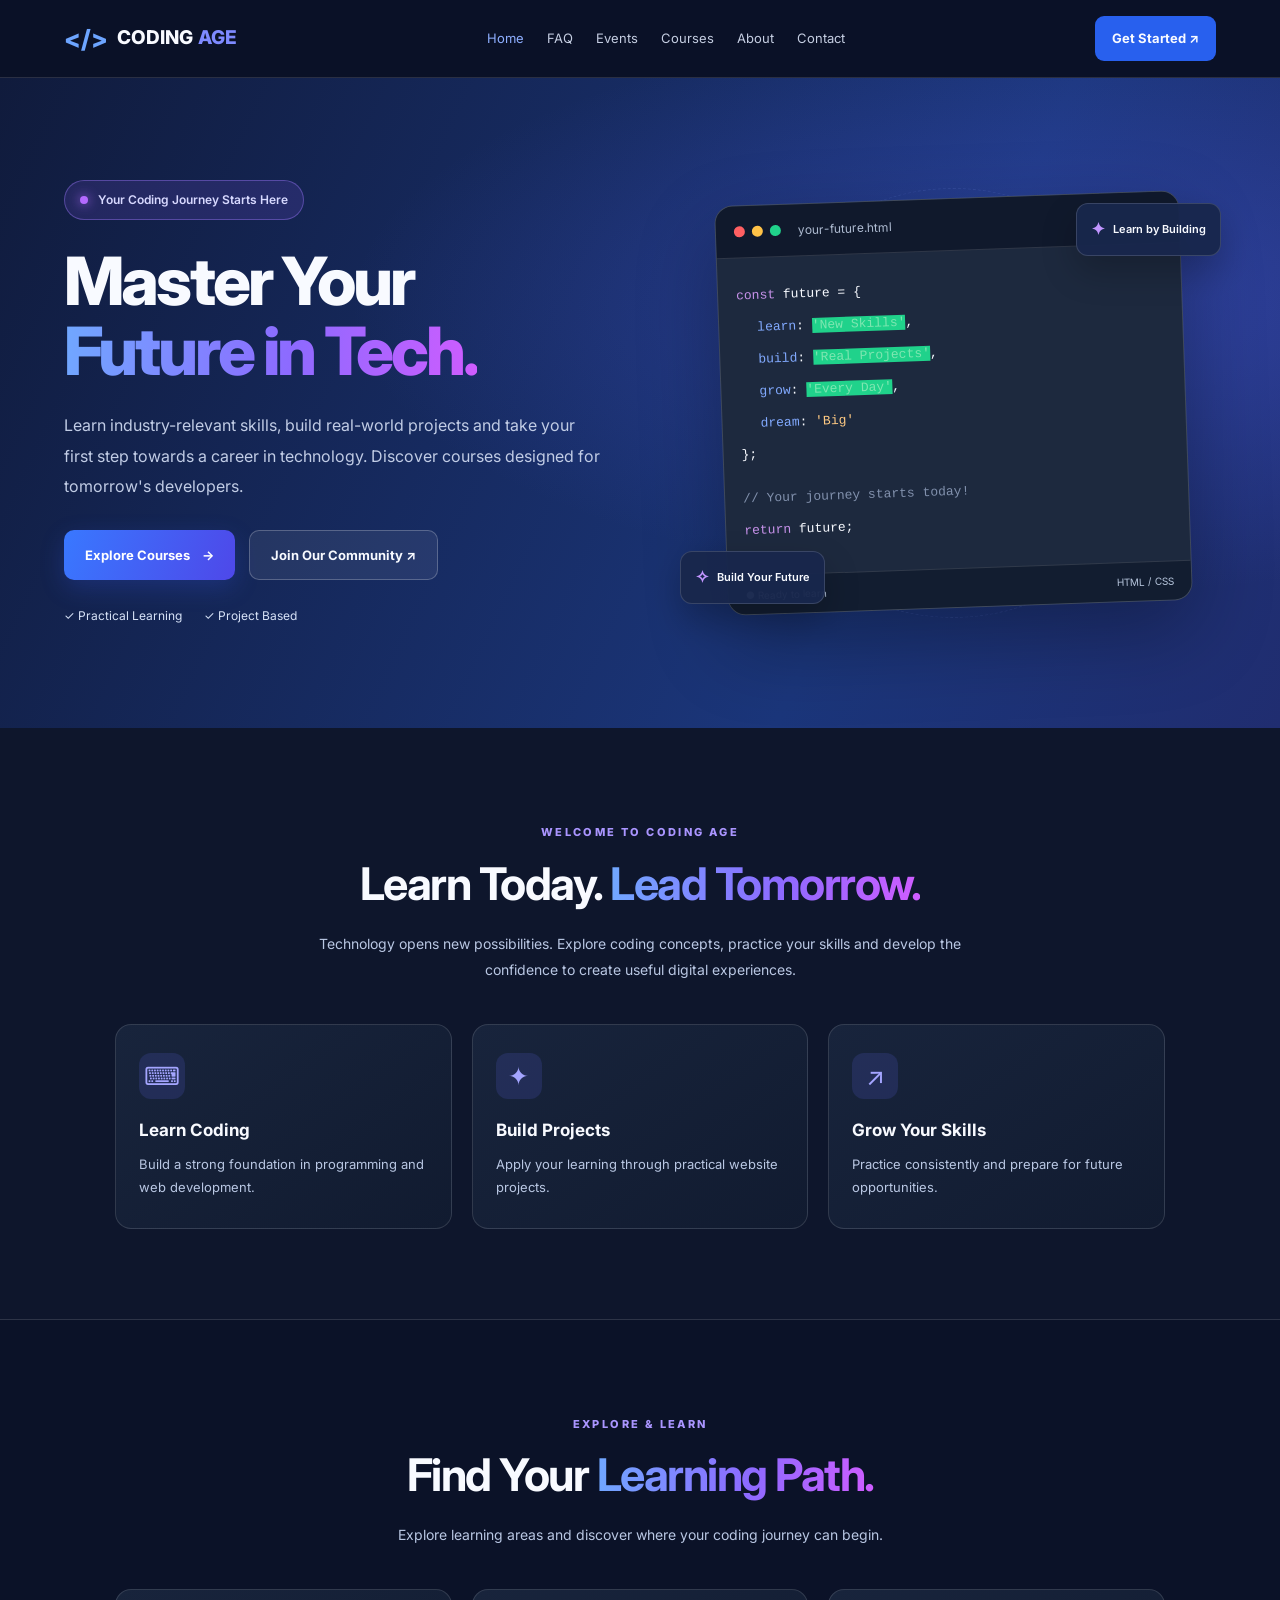
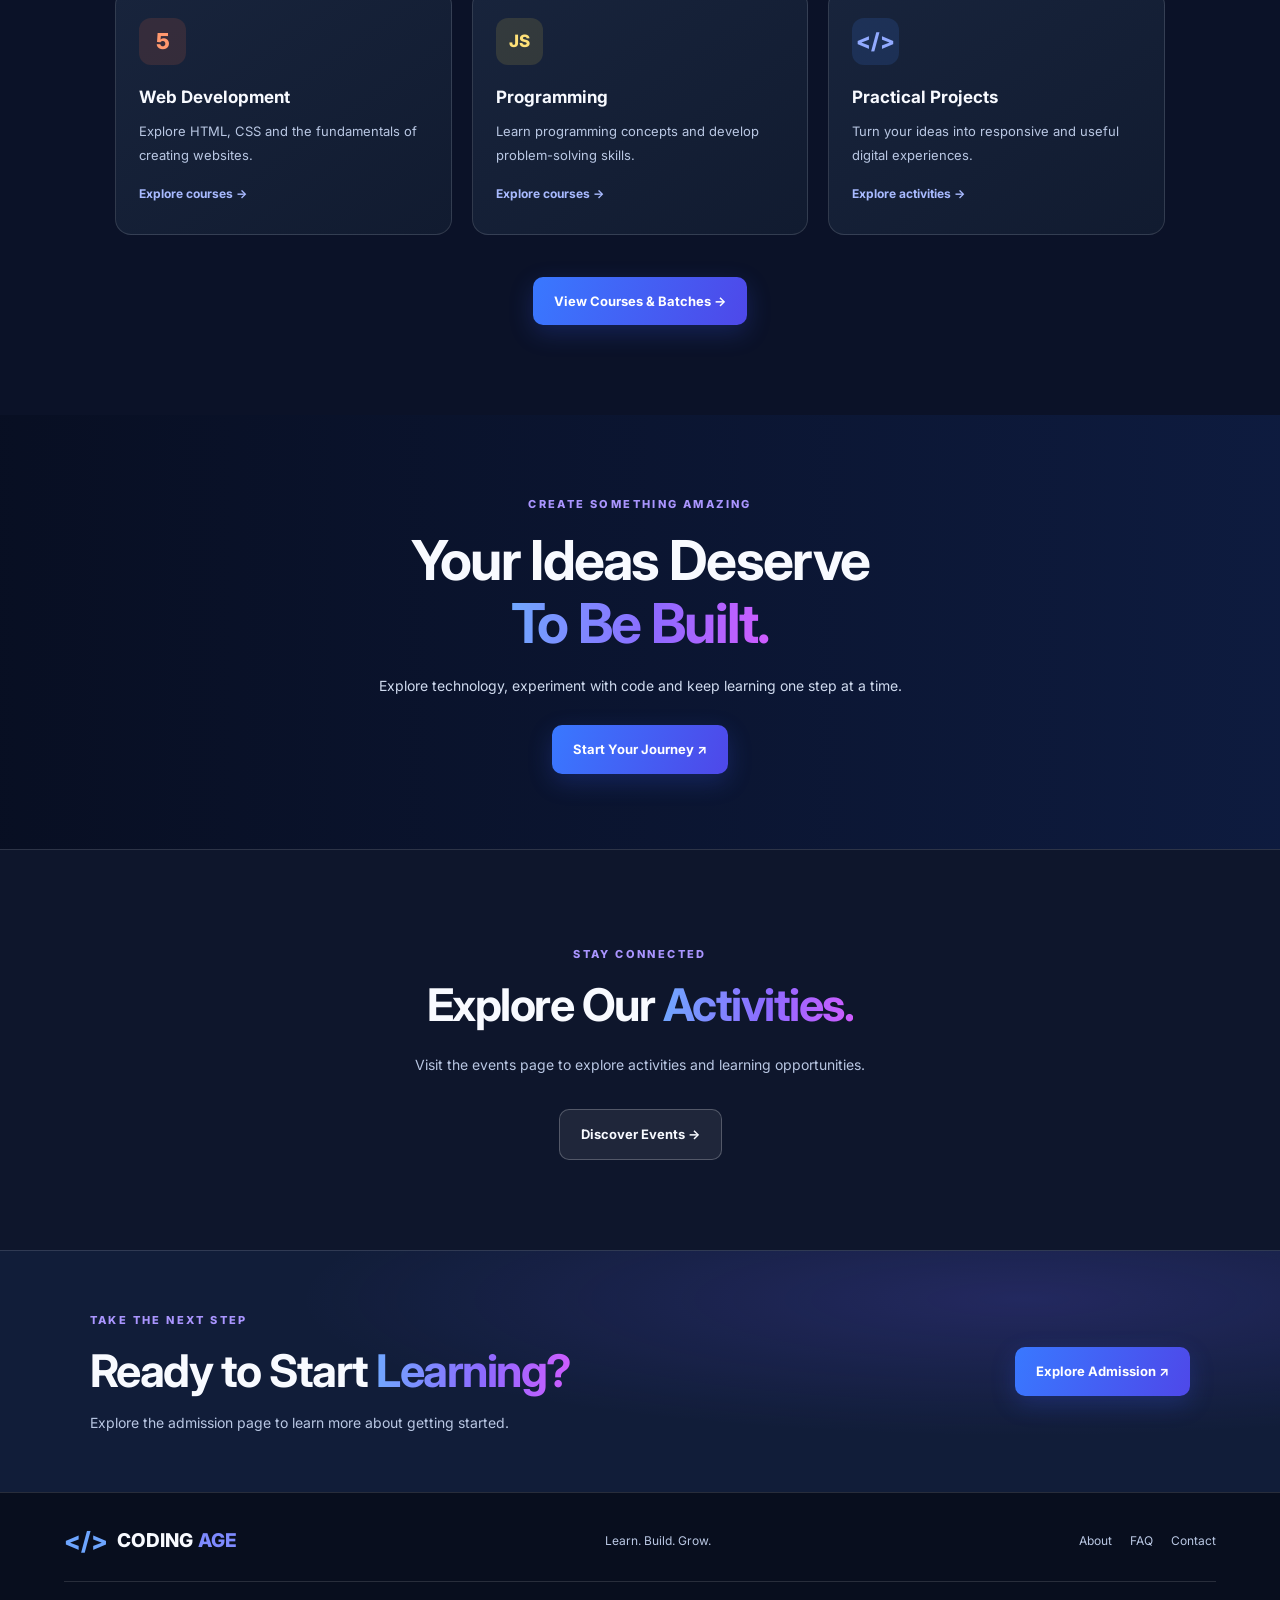
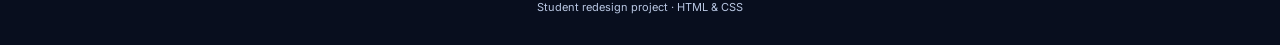
<file: index.html>
<!DOCTYPE html>
<html lang="en">
<head>
  <meta charset="UTF-8">
  <meta name="viewport" content="width=device-width, initial-scale=1.0">
  <meta name="description" content="Coding Age - Learn coding, explore courses, events and admissions.">
  <title>Coding Age | Learn. Build. Grow.</title>
  <link rel="stylesheet" href="style.css">
  <link rel="preconnect" href="https://fonts.googleapis.com">
  <link rel="preconnect" href="https://fonts.gstatic.com" crossorigin>
  <link href="https://fonts.googleapis.com/css2?family=Inter:wght@400;500;600;700;800&display=swap" rel="stylesheet">
</head>
<body>

  <!-- Navigation -->
  <header class="navbar">
    <a href="index.html" class="logo">
      <span class="logo-icon">&lt;/&gt;</span>
      CODING <span>AGE</span>
    </a>

    <nav class="nav-links">
      <a href="index.html" class="active">Home</a>
      <a href="faq.html">FAQ</a>
      <a href="events.html">Events</a>
      <a href="coursesbatches.html">Courses</a>
      <a href="about.html">About</a>
      <a href="contact.html">Contact</a>
    </nav>

    <a href="admission.html" class="nav-button">Get Started ↗</a>
  </header>

  <main>

    <!-- Hero -->
    <section class="hero">
      <div class="hero-content">
        <div class="status-badge">
          <span class="status-dot"></span>
          Your Coding Journey Starts Here
        </div>

        <h1>
          Master Your<br>
          <span class="gradient-text">Future in Tech.</span>
        </h1>

        <p class="hero-description">
          Learn industry-relevant skills, build real-world projects
          and take your first step towards a career in technology.
          Discover courses designed for tomorrow's developers.
        </p>

        <div class="hero-buttons">
          <a href="coursesbatches.html" class="btn btn-primary">
            Explore Courses <span>→</span>
          </a>
          <a href="admission.html" class="btn btn-secondary">
            Join Our Community ↗
          </a>
        </div>

        <div class="hero-highlights">
          <span>✓ Practical Learning</span>
          <span>✓ Project Based</span>
        </div>
      </div>

      <!-- Visual coding card -->
      <div class="hero-visual">
        <div class="floating-badge badge-top">
          <span>✦</span> Learn by Building
        </div>

        <div class="code-window">
          <div class="window-header">
            <div class="window-dots">
              <span class="dot red"></span>
              <span class="dot yellow"></span>
              <span class="dot green"></span>
            </div>
            <span class="file-name">your-future.html</span>
          </div>

          <div class="code-content">
            <p><span class="purple">const</span> future = {</p>
            <p class="indent"><span class="blue">learn</span>: <span class="green">'New Skills'</span>,</p>
            <p class="indent"><span class="blue">build</span>: <span class="green">'Real Projects'</span>,</p>
            <p class="indent"><span class="blue">grow</span>: <span class="green">'Every Day'</span>,</p>
            <p class="indent"><span class="blue">dream</span>: <span class="orange">'Big'</span></p>
            <p>};</p>
            <p class="code-comment">// Your journey starts today!</p>
            <p><span class="purple">return</span> future;</p>
          </div>

          <div class="code-footer">
            <span>● Ready to learn</span>
            <span>HTML / CSS</span>
          </div>
        </div>

        <div class="floating-badge badge-bottom">
          <span>✧</span> Build Your Future
        </div>

        <div class="orbit orbit-one"></div>
        <div class="orbit orbit-two"></div>
      </div>
    </section>

    <!-- Introduction -->
    <section class="section intro-section">
      <span class="section-label">WELCOME TO CODING AGE</span>
      <h2>Learn Today. <span class="gradient-text">Lead Tomorrow.</span></h2>
      <p>
        Technology opens new possibilities. Explore coding concepts,
        practice your skills and develop the confidence to create
        useful digital experiences.
      </p>

      <div class="feature-grid">
        <article class="feature-card">
          <div class="feature-icon">⌨</div>
          <h3>Learn Coding</h3>
          <p>Build a strong foundation in programming and web development.</p>
        </article>

        <article class="feature-card">
          <div class="feature-icon">✦</div>
          <h3>Build Projects</h3>
          <p>Apply your learning through practical website projects.</p>
        </article>

        <article class="feature-card">
          <div class="feature-icon">↗</div>
          <h3>Grow Your Skills</h3>
          <p>Practice consistently and prepare for future opportunities.</p>
        </article>
      </div>
    </section>

    <!-- Courses preview -->
    <section class="section courses-section">
      <span class="section-label">EXPLORE & LEARN</span>
      <h2>Find Your <span class="gradient-text">Learning Path.</span></h2>
      <p class="section-description">
        Explore learning areas and discover where your coding journey can begin.
      </p>

      <div class="course-grid">
        <article class="course-card">
          <div class="course-icon html-icon">5</div>
          <h3>Web Development</h3>
          <p>Explore HTML, CSS and the fundamentals of creating websites.</p>
          <a href="coursesbatches.html">Explore courses →</a>
        </article>

        <article class="course-card">
          <div class="course-icon js-icon">JS</div>
          <h3>Programming</h3>
          <p>Learn programming concepts and develop problem-solving skills.</p>
          <a href="coursesbatches.html">Explore courses →</a>
        </article>

        <article class="course-card">
          <div class="course-icon project-icon">&lt;/&gt;</div>
          <h3>Practical Projects</h3>
          <p>Turn your ideas into responsive and useful digital experiences.</p>
          <a href="events.html">Explore activities →</a>
        </article>
      </div>

      <a href="coursesbatches.html" class="btn btn-primary section-button">
        View Courses & Batches →
      </a>
    </section>

    <!-- Video section -->
    <section class="video-section">
      <div class="video-overlay">
        <span class="section-label">CREATE SOMETHING AMAZING</span>
        <h2>Your Ideas Deserve<br><span class="gradient-text">To Be Built.</span></h2>
        <p>
          Explore technology, experiment with code and keep learning
          one step at a time.
        </p>
        <a href="admission.html" class="btn btn-primary">Start Your Journey ↗</a>
      </div>

      <video class="background-video" autoplay muted loop playsinline
        poster="https://images.unsplash.com/photo-1498050108023-c5249f4df085?auto=format&fit=crop&w=1600&q=80">
        <source src="https://videos.pexels.com/video-files/3130284/3130284-hd_1920_1080_30fps.mp4" type="video/mp4">
      </video>
    </section>

    <!-- Events preview -->
    <section class="section events-section">
      <span class="section-label">STAY CONNECTED</span>
      <h2>Explore Our <span class="gradient-text">Activities.</span></h2>
      <p class="section-description">
        Visit the events page to explore activities and learning opportunities.
      </p>
      <a href="events.html" class="btn btn-secondary">Discover Events →</a>
    </section>

    <!-- Admission call to action -->
    <section class="admission-banner">
      <div>
        <span class="section-label">TAKE THE NEXT STEP</span>
        <h2>Ready to Start <span class="gradient-text">Learning?</span></h2>
        <p>Explore the admission page to learn more about getting started.</p>
      </div>
      <a href="admission.html" class="btn btn-primary">Explore Admission ↗</a>
    </section>

  </main>

  <!-- Footer -->
  <footer class="footer">
    <a href="index.html" class="logo">
      <span class="logo-icon">&lt;/&gt;</span>
      CODING <span>AGE</span>
    </a>

    <p>Learn. Build. Grow.</p>

    <div class="footer-links">
      <a href="about.html">About</a>
      <a href="faq.html">FAQ</a>
      <a href="contact.html">Contact</a>
    </div>

    <p class="copyright">Student redesign project · HTML & CSS</p>
  </footer>

</body>
</html>
</file>
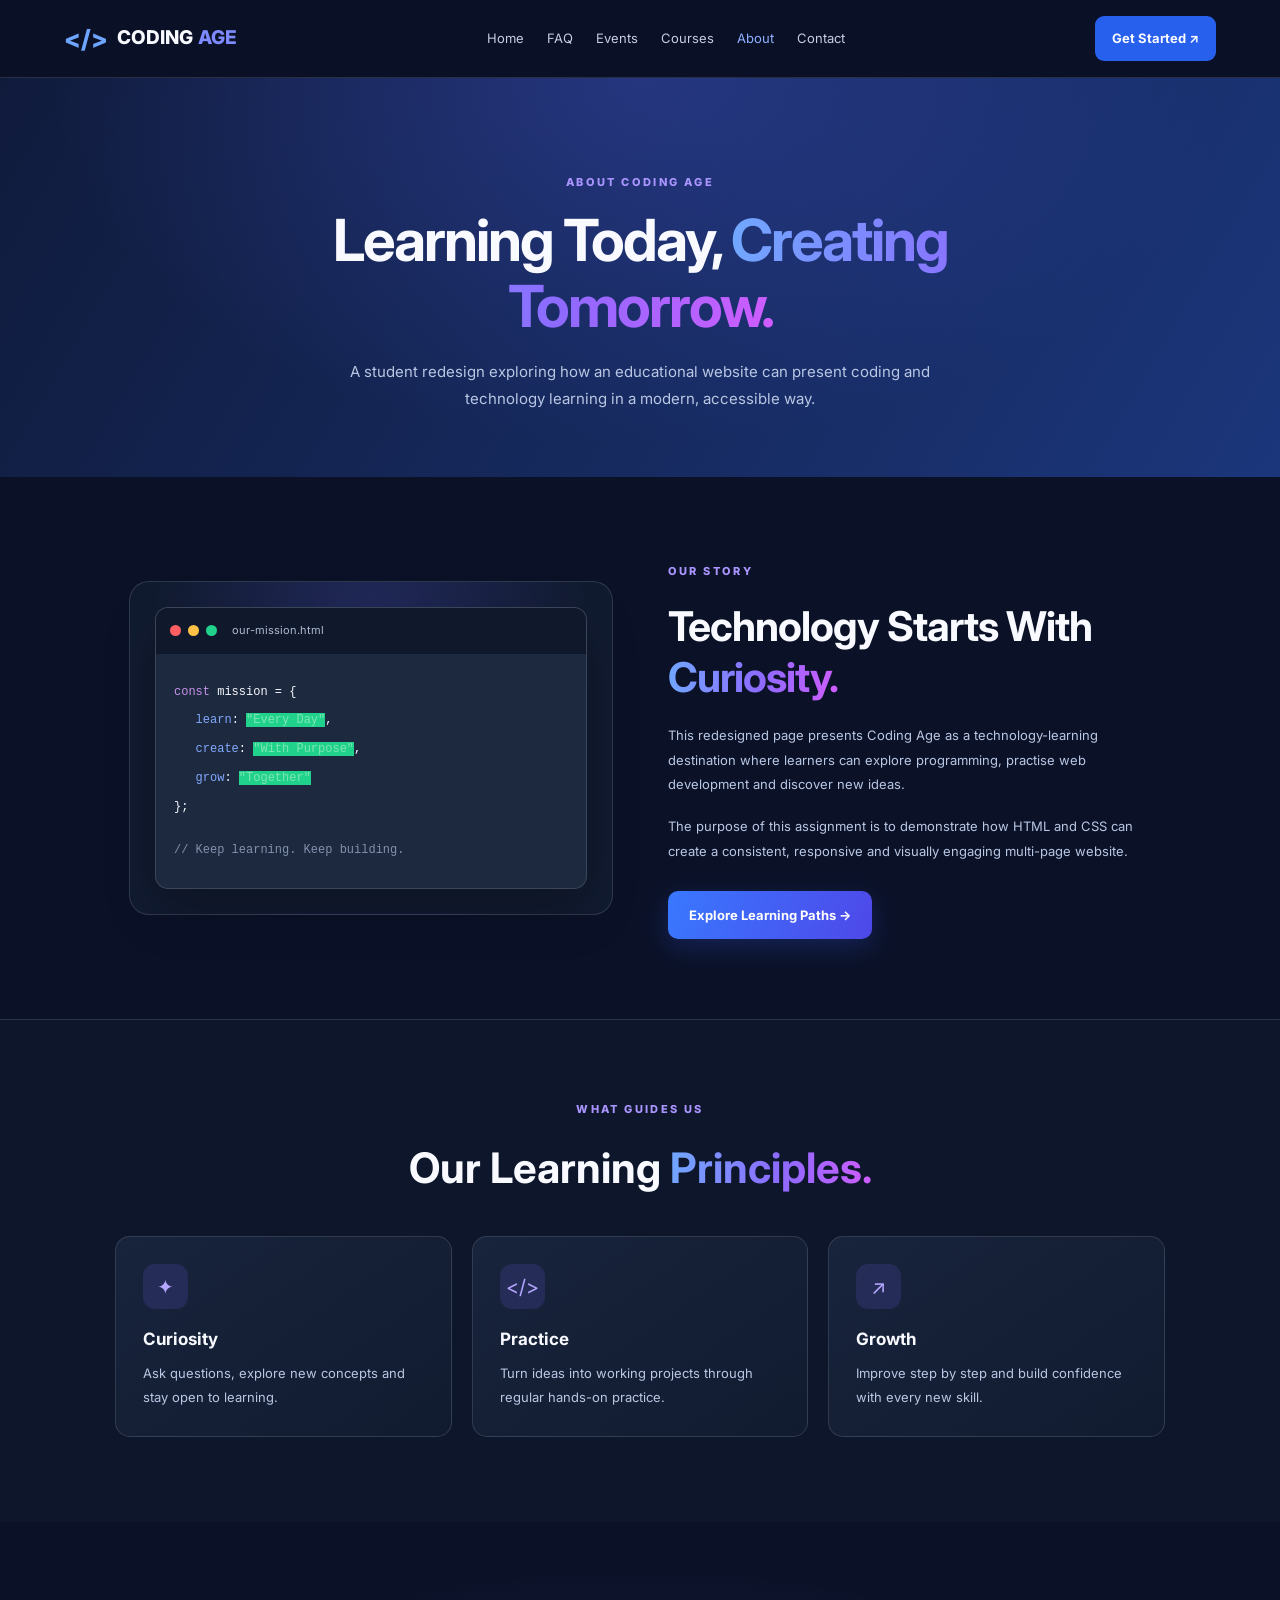
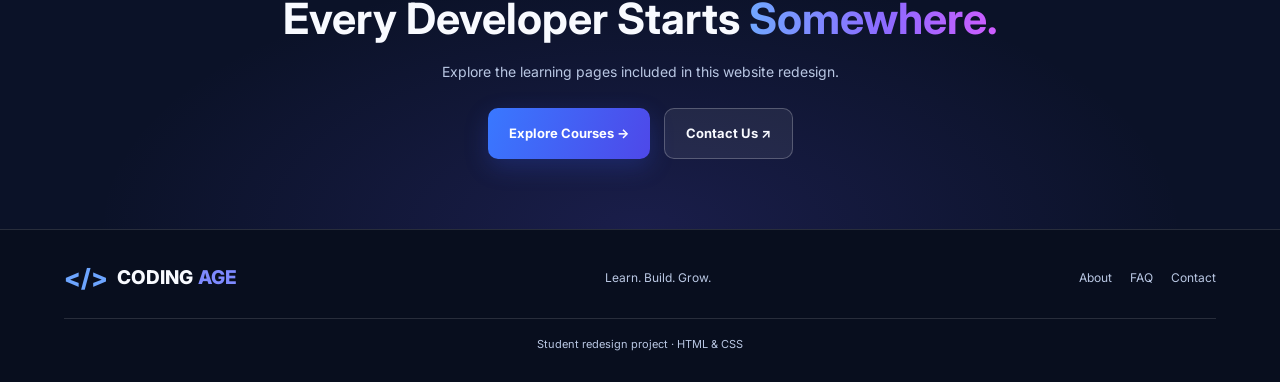
<file: about.html>
<!DOCTYPE html>
<html lang="en">
<head>
  <meta charset="UTF-8">
  <meta name="viewport" content="width=device-width, initial-scale=1.0">
  <title>About Us | Coding Age</title>
  <link rel="stylesheet" href="style.css">
  <link rel="preconnect" href="https://fonts.googleapis.com">
  <link href="https://fonts.googleapis.com/css2?family=Inter:wght@400;500;600;700;800&display=swap" rel="stylesheet">
</head>
<body>

  <header class="navbar">
    <a href="index.html" class="logo">
      <span class="logo-icon">&lt;/&gt;</span>
      CODING <span>AGE</span>
    </a>

    <nav class="nav-links">
      <a href="index.html">Home</a>
      <a href="faq.html">FAQ</a>
      <a href="events.html">Events</a>
      <a href="coursesbatches.html">Courses</a>
      <a href="about.html" class="active">About</a>
      <a href="contact.html">Contact</a>
    </nav>

    <a href="admission.html" class="nav-button">Get Started ↗</a>
  </header>

  <main>
    <section class="page-hero">
      <span class="section-label">ABOUT CODING AGE</span>
      <h1>Learning Today, <span class="gradient-text">Creating Tomorrow.</span></h1>
      <p>A student redesign exploring how an educational website can present coding and technology learning in a modern, accessible way.</p>
    </section>

    <section class="about-intro">
      <div class="about-visual">
        <div class="about-code-window">
          <div class="about-code-header">
            <span class="dot red"></span>
            <span class="dot yellow"></span>
            <span class="dot green"></span>
            <span>our-mission.html</span>
          </div>
          <div class="about-code">
            <p><span class="purple">const</span> mission = {</p>
            <p>&nbsp;&nbsp; <span class="blue">learn</span>: <span class="green">"Every Day"</span>,</p>
            <p>&nbsp;&nbsp; <span class="blue">create</span>: <span class="green">"With Purpose"</span>,</p>
            <p>&nbsp;&nbsp; <span class="blue">grow</span>: <span class="green">"Together"</span></p>
            <p>};</p>
            <p class="code-comment">// Keep learning. Keep building.</p>
          </div>
        </div>
      </div>

      <div class="about-copy">
        <span class="section-label">OUR STORY</span>
        <h2>Technology Starts With <span class="gradient-text">Curiosity.</span></h2>
        <p>This redesigned page presents Coding Age as a technology-learning destination where learners can explore programming, practise web development and discover new ideas.</p>
        <p>The purpose of this assignment is to demonstrate how HTML and CSS can create a consistent, responsive and visually engaging multi-page website.</p>
        <a href="coursesbatches.html" class="btn btn-primary">Explore Learning Paths →</a>
      </div>
    </section>

    <section class="about-values">
      <div class="about-section-heading">
        <span class="section-label">WHAT GUIDES US</span>
        <h2>Our Learning <span class="gradient-text">Principles.</span></h2>
      </div>

      <div class="values-grid">
        <article class="value-card">
          <div class="value-icon">✦</div>
          <h3>Curiosity</h3>
          <p>Ask questions, explore new concepts and stay open to learning.</p>
        </article>

        <article class="value-card">
          <div class="value-icon">&lt;/&gt;</div>
          <h3>Practice</h3>
          <p>Turn ideas into working projects through regular hands-on practice.</p>
        </article>

        <article class="value-card">
          <div class="value-icon">↗</div>
          <h3>Growth</h3>
          <p>Improve step by step and build confidence with every new skill.</p>
        </article>
      </div>
    </section>

    <section class="about-cta">
      <h2>Every Developer Starts <span class="gradient-text">Somewhere.</span></h2>
      <p>Explore the learning pages included in this website redesign.</p>
      <div class="hero-buttons">
        <a href="coursesbatches.html" class="btn btn-primary">Explore Courses →</a>
        <a href="contact.html" class="btn btn-secondary">Contact Us ↗</a>
      </div>
    </section>
  </main>

  <footer class="footer">
    <a href="index.html" class="logo">
      <span class="logo-icon">&lt;/&gt;</span>
      CODING <span>AGE</span>
    </a>
    <p>Learn. Build. Grow.</p>
    <div class="footer-links">
      <a href="about.html">About</a>
      <a href="faq.html">FAQ</a>
      <a href="contact.html">Contact</a>
    </div>
    <p class="copyright">Student redesign project · HTML & CSS</p>
  </footer>

</body>
</html>
</file>
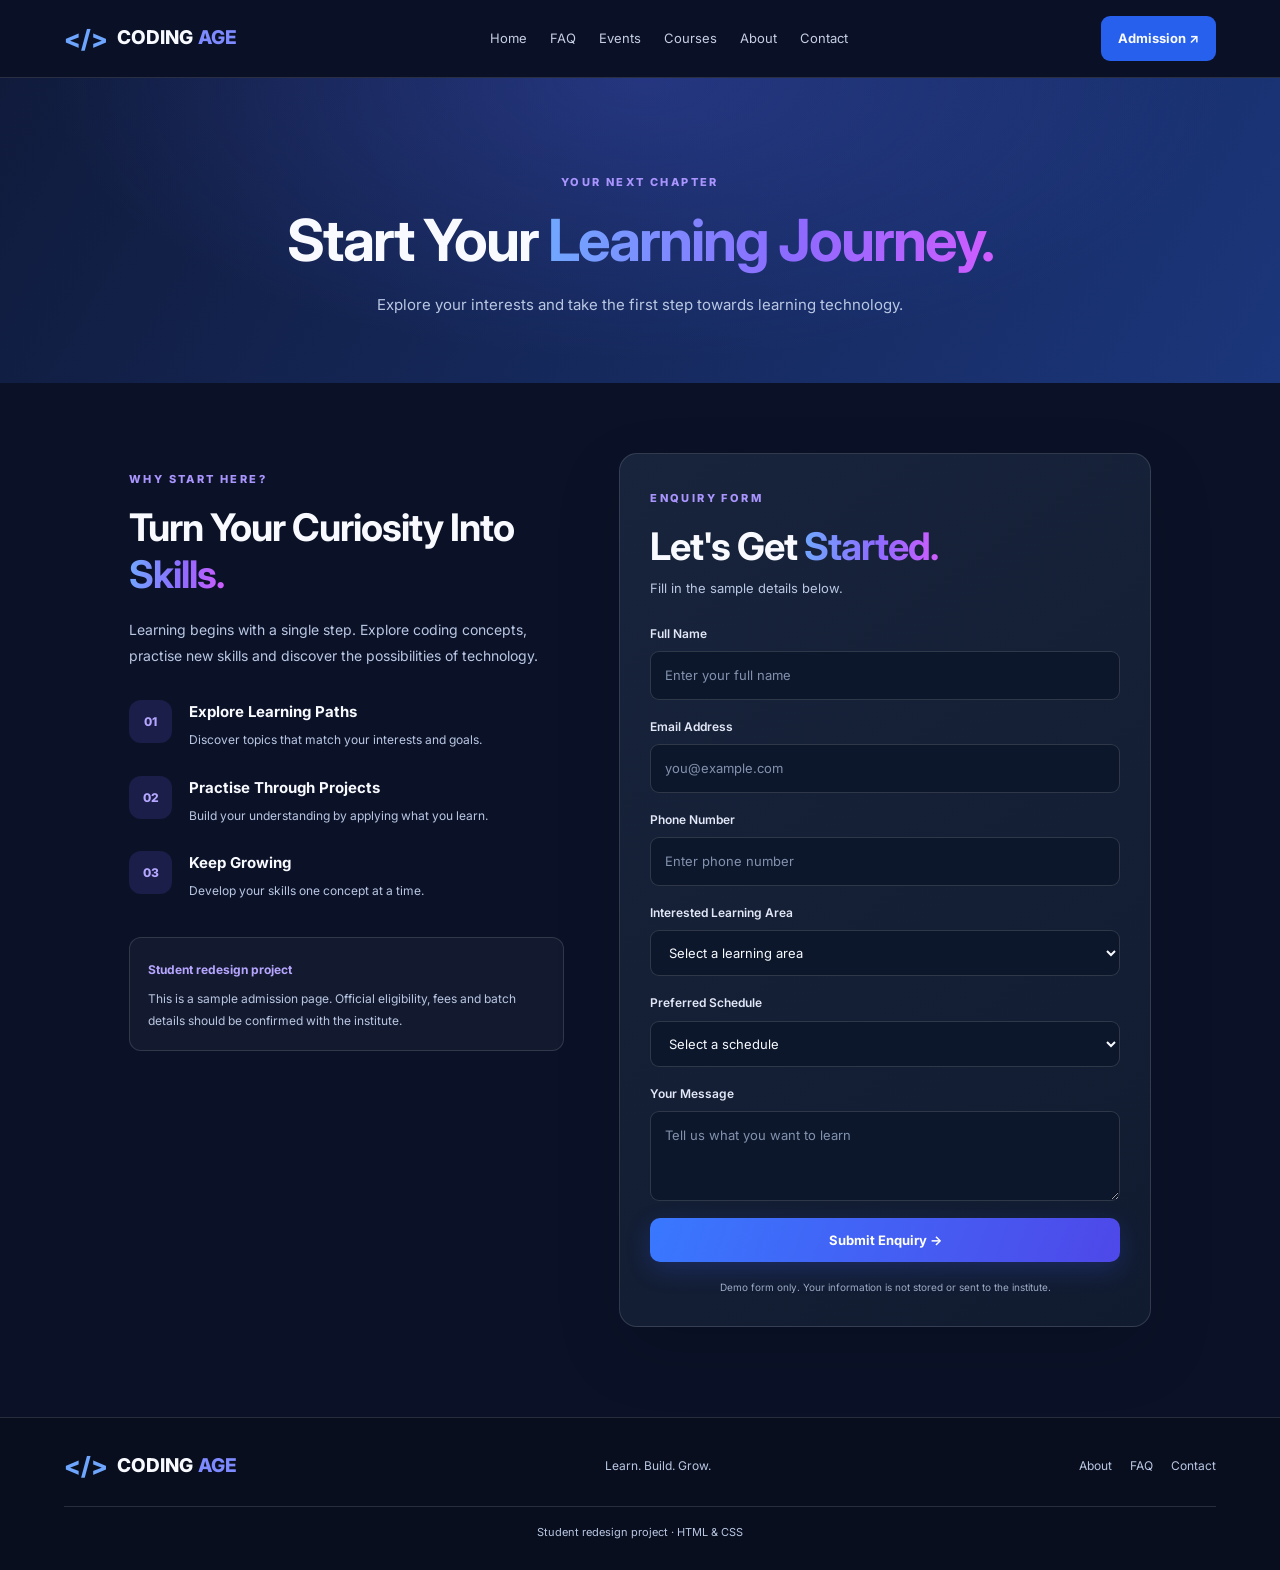
<file: admission.html>
<!DOCTYPE html>
<html lang="en">
<head>
  <meta charset="UTF-8">
  <meta name="viewport" content="width=device-width, initial-scale=1.0">
  <title>Admission | Coding Age</title>
  <link rel="stylesheet" href="style.css">
  <link rel="preconnect" href="https://fonts.googleapis.com">
  <link href="https://fonts.googleapis.com/css2?family=Inter:wght@400;500;600;700;800&display=swap" rel="stylesheet">
</head>
<body>

  <header class="navbar">
    <a href="index.html" class="logo">
      <span class="logo-icon">&lt;/&gt;</span>
      CODING <span>AGE</span>
    </a>

    <nav class="nav-links">
      <a href="index.html">Home</a>
      <a href="faq.html">FAQ</a>
      <a href="events.html">Events</a>
      <a href="coursesbatches.html">Courses</a>
      <a href="about.html">About</a>
      <a href="contact.html">Contact</a>
    </nav>

    <a href="admission.html" class="nav-button">Admission ↗</a>
  </header>

  <main>
    <section class="page-hero">
      <span class="section-label">YOUR NEXT CHAPTER</span>
      <h1>Start Your <span class="gradient-text">Learning Journey.</span></h1>
      <p>Explore your interests and take the first step towards learning technology.</p>
    </section>

    <section class="admission-layout">

      <div class="admission-info">
        <span class="section-label">WHY START HERE?</span>
        <h2>Turn Your Curiosity Into <span class="gradient-text">Skills.</span></h2>
        <p class="admission-description">
          Learning begins with a single step. Explore coding concepts,
          practise new skills and discover the possibilities of technology.
        </p>

        <div class="admission-benefit">
          <span class="benefit-icon">01</span>
          <div>
            <h3>Explore Learning Paths</h3>
            <p>Discover topics that match your interests and goals.</p>
          </div>
        </div>

        <div class="admission-benefit">
          <span class="benefit-icon">02</span>
          <div>
            <h3>Practise Through Projects</h3>
            <p>Build your understanding by applying what you learn.</p>
          </div>
        </div>

        <div class="admission-benefit">
          <span class="benefit-icon">03</span>
          <div>
            <h3>Keep Growing</h3>
            <p>Develop your skills one concept at a time.</p>
          </div>
        </div>

        <div class="admission-note">
          <strong>Student redesign project</strong>
          <p>This is a sample admission page. Official eligibility, fees and batch details should be confirmed with the institute.</p>
        </div>
      </div>

      <div class="admission-form-card">
        <span class="section-label">ENQUIRY FORM</span>
        <h2>Let's Get <span class="gradient-text">Started.</span></h2>
        <p class="form-intro">Fill in the sample details below.</p>

        <form class="admission-form" action="#" method="get">
          <div class="form-group">
            <label for="student-name">Full Name</label>
            <input type="text" id="student-name" name="name" placeholder="Enter your full name" required>
          </div>

          <div class="form-group">
            <label for="student-email">Email Address</label>
            <input type="email" id="student-email" name="email" placeholder="you@example.com" required>
          </div>

          <div class="form-group">
            <label for="student-phone">Phone Number</label>
            <input type="tel" id="student-phone" name="phone" placeholder="Enter phone number" required>
          </div>

          <div class="form-group">
            <label for="course">Interested Learning Area</label>
            <select id="course" name="course" required>
              <option value="">Select a learning area</option>
              <option value="web-development">Web Development</option>
              <option value="programming">Programming Fundamentals</option>
              <option value="projects">Project Development</option>
            </select>
          </div>

          <div class="form-group">
            <label for="batch">Preferred Schedule</label>
            <select id="batch" name="batch" required>
              <option value="">Select a schedule</option>
              <option value="weekday">Weekday</option>
              <option value="weekend">Weekend</option>
              <option value="flexible">Flexible</option>
            </select>
          </div>

          <div class="form-group">
            <label for="message">Your Message</label>
            <textarea id="message" name="message" rows="3" placeholder="Tell us what you want to learn"></textarea>
          </div>

          <button type="submit" class="btn btn-primary form-submit">
            Submit Enquiry →
          </button>

          <p class="form-disclaimer">
            Demo form only. Your information is not stored or sent to the institute.
          </p>
        </form>
      </div>

    </section>
  </main>

  <footer class="footer">
    <a href="index.html" class="logo">
      <span class="logo-icon">&lt;/&gt;</span>
      CODING <span>AGE</span>
    </a>
    <p>Learn. Build. Grow.</p>
    <div class="footer-links">
      <a href="about.html">About</a>
      <a href="faq.html">FAQ</a>
      <a href="contact.html">Contact</a>
    </div>
    <p class="copyright">Student redesign project · HTML & CSS</p>
  </footer>

</body>
</html>
</file>
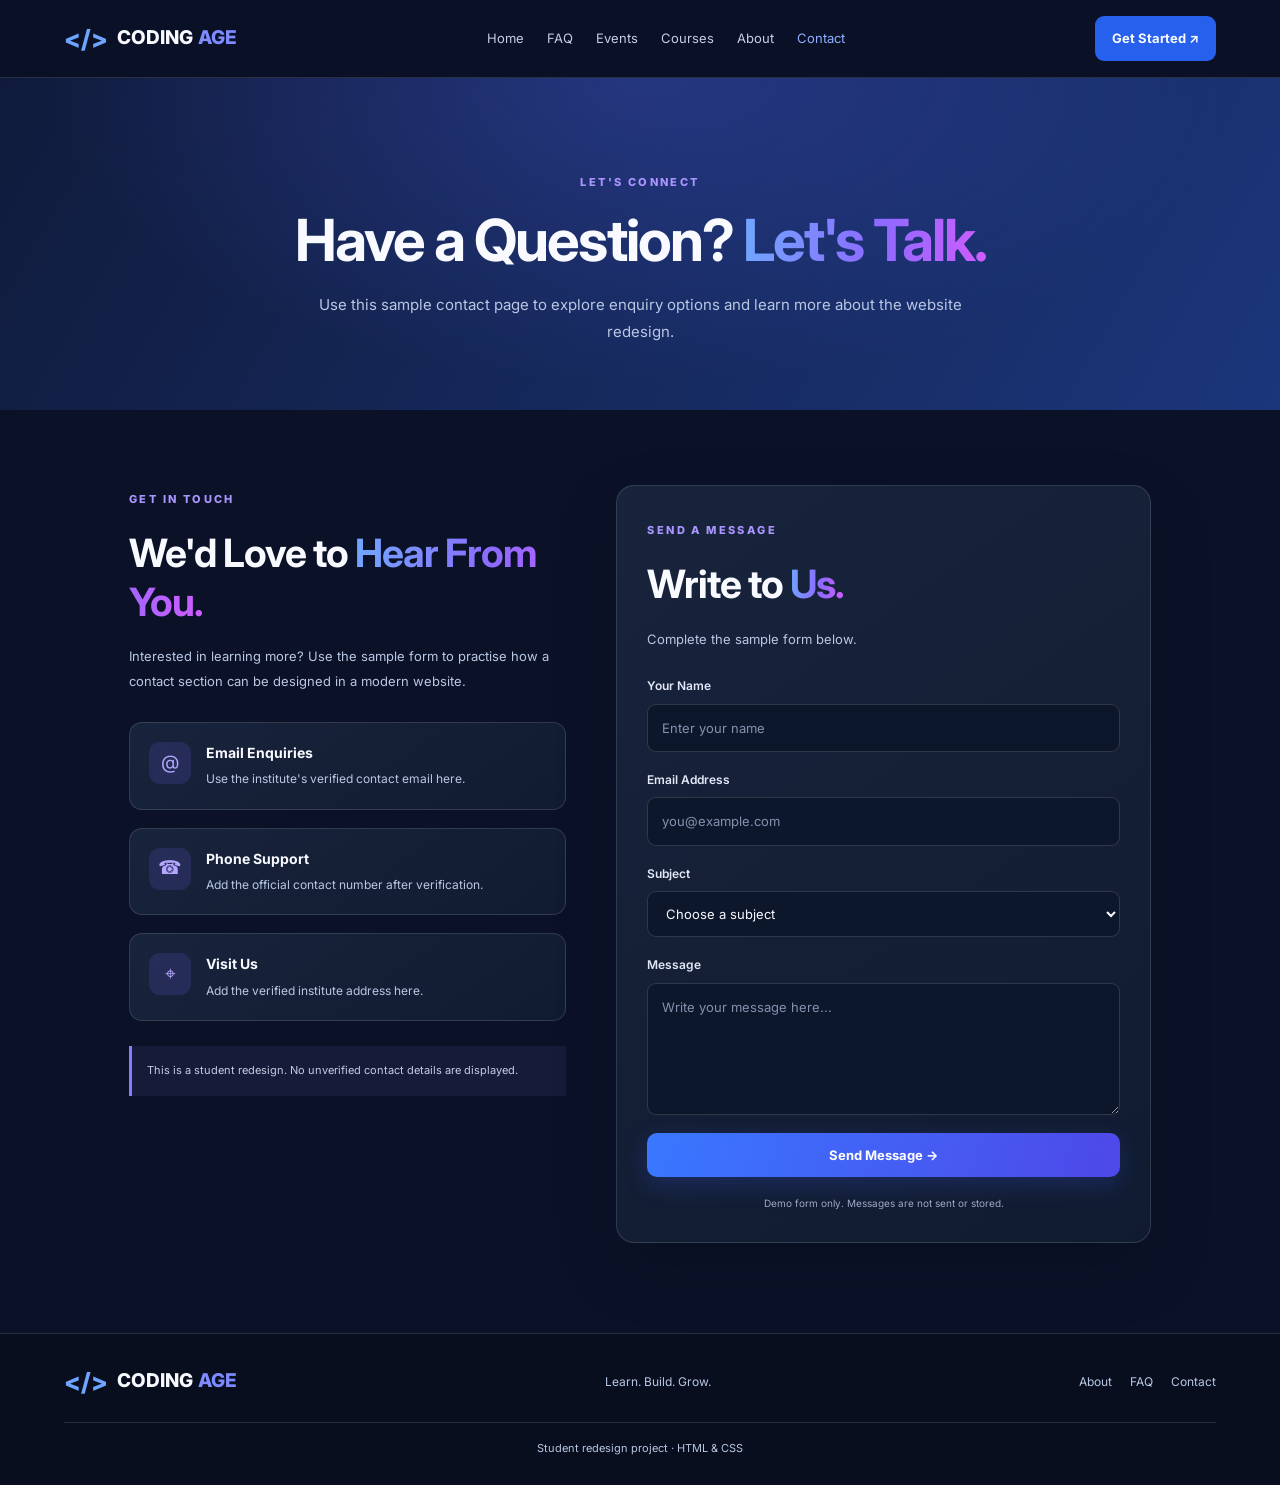
<file: contact.html>
<!DOCTYPE html>
<html lang="en">
<head>
  <meta charset="UTF-8">
  <meta name="viewport" content="width=device-width, initial-scale=1.0">
  <title>Contact Us | Coding Age</title>
  <link rel="stylesheet" href="style.css">
  <link rel="preconnect" href="https://fonts.googleapis.com">
  <link href="https://fonts.googleapis.com/css2?family=Inter:wght@400;500;600;700;800&display=swap" rel="stylesheet">
</head>
<body>

  <header class="navbar">
    <a href="index.html" class="logo">
      <span class="logo-icon">&lt;/&gt;</span>
      CODING <span>AGE</span>
    </a>

    <nav class="nav-links">
      <a href="index.html">Home</a>
      <a href="faq.html">FAQ</a>
      <a href="events.html">Events</a>
      <a href="coursesbatches.html">Courses</a>
      <a href="about.html">About</a>
      <a href="contact.html" class="active">Contact</a>
    </nav>

    <a href="admission.html" class="nav-button">Get Started ↗</a>
  </header>

  <main>
    <section class="page-hero">
      <span class="section-label">LET'S CONNECT</span>
      <h1>Have a Question? <span class="gradient-text">Let's Talk.</span></h1>
      <p>Use this sample contact page to explore enquiry options and learn more about the website redesign.</p>
    </section>

    <section class="contact-layout">
      <div class="contact-info">
        <span class="section-label">GET IN TOUCH</span>
        <h2>We'd Love to <span class="gradient-text">Hear From You.</span></h2>
        <p class="contact-description">
          Interested in learning more? Use the sample form to practise
          how a contact section can be designed in a modern website.
        </p>

        <article class="contact-card">
          <div class="contact-icon">@</div>
          <div>
            <h3>Email Enquiries</h3>
            <p>Use the institute's verified contact email here.</p>
          </div>
        </article>

        <article class="contact-card">
          <div class="contact-icon">☎</div>
          <div>
            <h3>Phone Support</h3>
            <p>Add the official contact number after verification.</p>
          </div>
        </article>

        <article class="contact-card">
          <div class="contact-icon">⌖</div>
          <div>
            <h3>Visit Us</h3>
            <p>Add the verified institute address here.</p>
          </div>
        </article>

        <div class="contact-note">
          This is a student redesign. No unverified contact details are displayed.
        </div>
      </div>

      <div class="contact-form-card">
        <span class="section-label">SEND A MESSAGE</span>
        <h2>Write to <span class="gradient-text">Us.</span></h2>
        <p class="contact-form-intro">Complete the sample form below.</p>

        <form class="contact-form" action="#" method="get">
          <div class="form-group">
            <label for="contact-name">Your Name</label>
            <input type="text" id="contact-name" name="name" placeholder="Enter your name" required>
          </div>

          <div class="form-group">
            <label for="contact-email">Email Address</label>
            <input type="email" id="contact-email" name="email" placeholder="you@example.com" required>
          </div>

          <div class="form-group">
            <label for="contact-subject">Subject</label>
            <select id="contact-subject" name="subject" required>
              <option value="">Choose a subject</option>
              <option value="courses">Course Enquiry</option>
              <option value="admission">Admission Enquiry</option>
              <option value="general">General Question</option>
            </select>
          </div>

          <div class="form-group">
            <label for="contact-message">Message</label>
            <textarea id="contact-message" name="message" rows="5" placeholder="Write your message here..." required></textarea>
          </div>

          <button type="submit" class="btn btn-primary form-submit">
            Send Message →
          </button>

          <p class="form-disclaimer">
            Demo form only. Messages are not sent or stored.
          </p>
        </form>
      </div>
    </section>
  </main>

  <footer class="footer">
    <a href="index.html" class="logo">
      <span class="logo-icon">&lt;/&gt;</span>
      CODING <span>AGE</span>
    </a>
    <p>Learn. Build. Grow.</p>
    <div class="footer-links">
      <a href="about.html">About</a>
      <a href="faq.html">FAQ</a>
      <a href="contact.html">Contact</a>
    </div>
    <p class="copyright">Student redesign project · HTML & CSS</p>
  </footer>

</body>
</html>
</file>
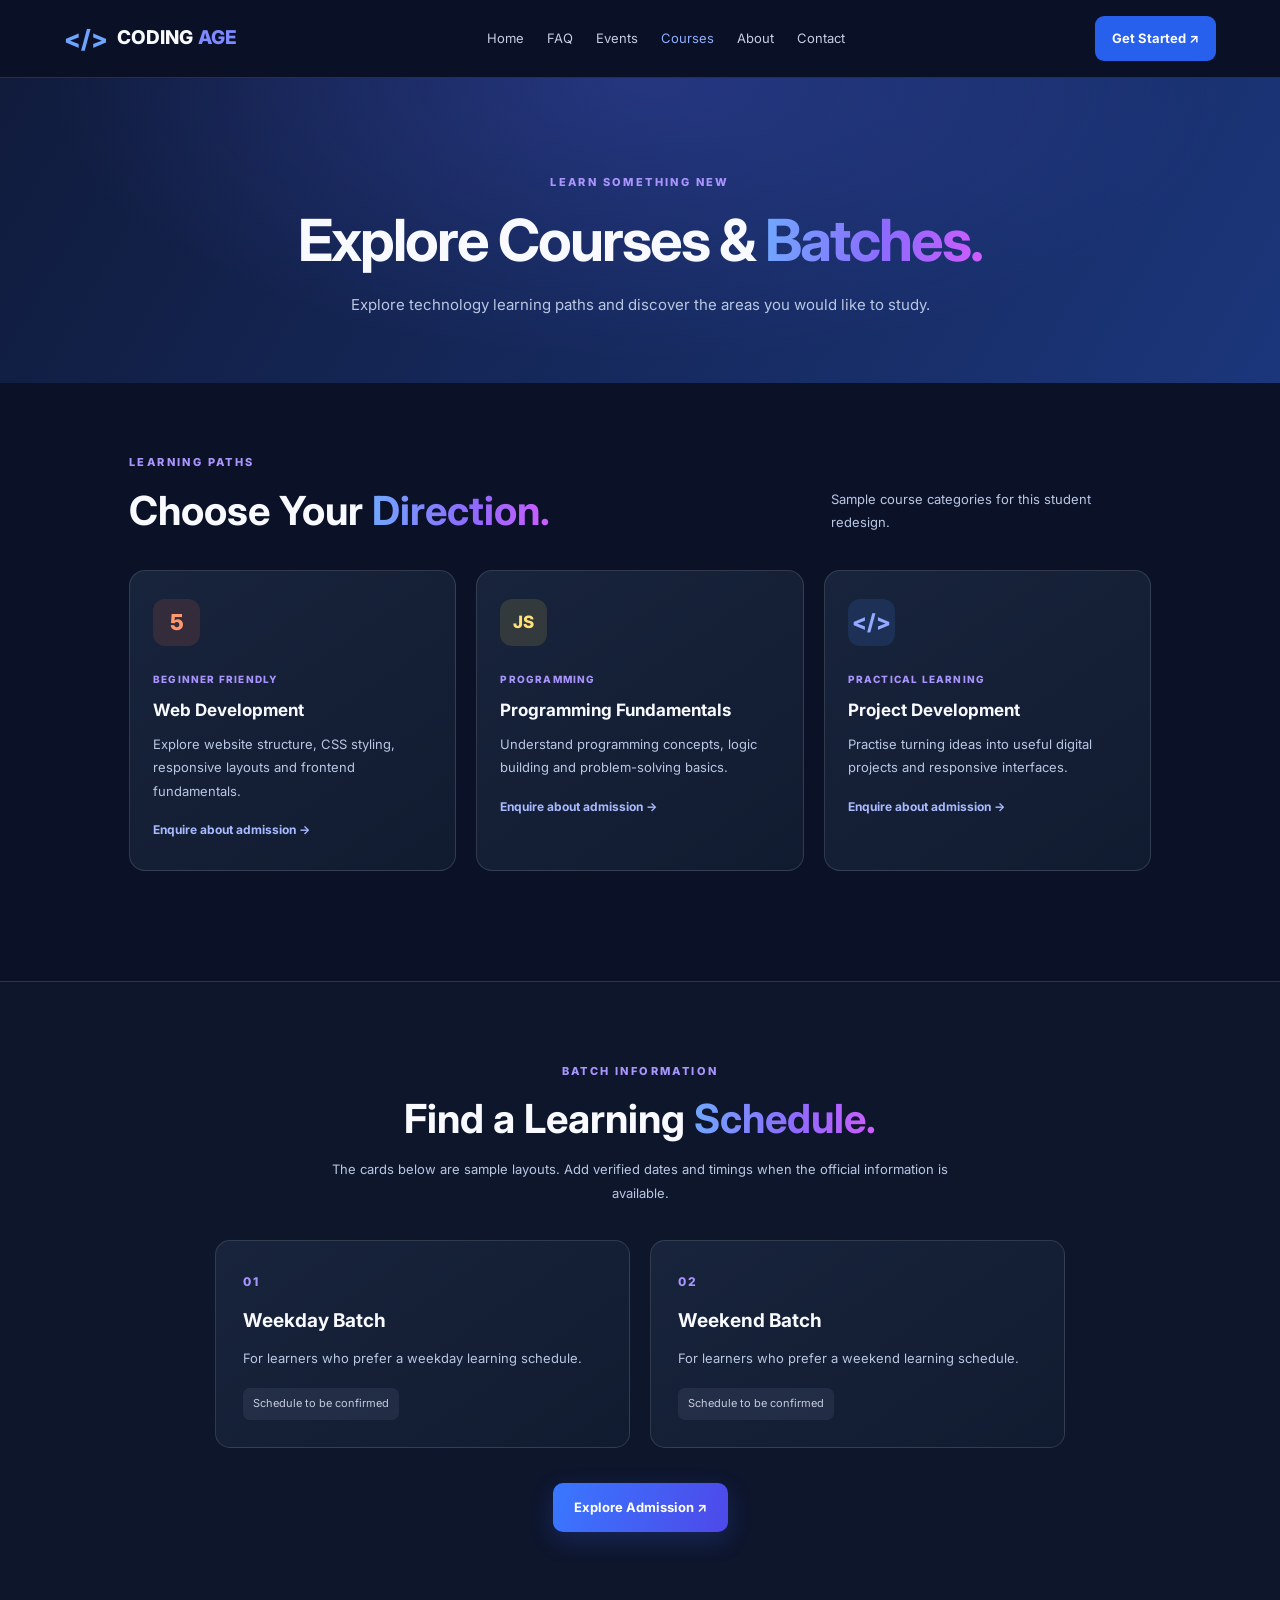
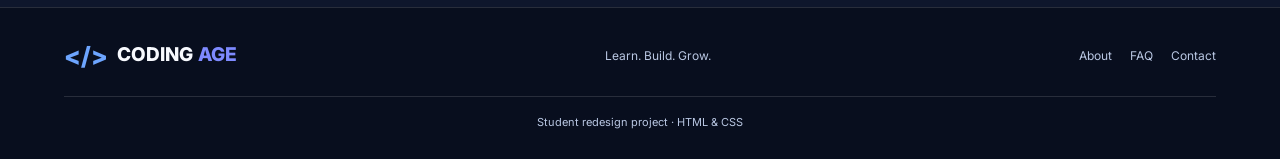
<file: coursesbatches.html>
<!DOCTYPE html>
<html lang="en">
<head>
  <meta charset="UTF-8">
  <meta name="viewport" content="width=device-width, initial-scale=1.0">
  <title>Courses & Batches | Coding Age</title>
  <link rel="stylesheet" href="style.css">
  <link rel="preconnect" href="https://fonts.googleapis.com">
  <link href="https://fonts.googleapis.com/css2?family=Inter:wght@400;500;600;700;800&display=swap" rel="stylesheet">
</head>
<body>

  <header class="navbar">
    <a href="index.html" class="logo">
      <span class="logo-icon">&lt;/&gt;</span>
      CODING <span>AGE</span>
    </a>

    <nav class="nav-links">
      <a href="index.html">Home</a>
      <a href="faq.html">FAQ</a>
      <a href="events.html">Events</a>
      <a href="coursesbatches.html" class="active">Courses</a>
      <a href="about.html">About</a>
      <a href="contact.html">Contact</a>
    </nav>

    <a href="admission.html" class="nav-button">Get Started ↗</a>
  </header>

  <main>
    <section class="page-hero">
      <span class="section-label">LEARN SOMETHING NEW</span>
      <h1>Explore Courses & <span class="gradient-text">Batches.</span></h1>
      <p>Explore technology learning paths and discover the areas you would like to study.</p>
    </section>

    <section class="course-page-section">
      <div class="course-page-heading">
        <div>
          <span class="section-label">LEARNING PATHS</span>
          <h2>Choose Your <span class="gradient-text">Direction.</span></h2>
        </div>
        <p>Sample course categories for this student redesign.</p>
      </div>

      <div class="course-grid">
        <article class="course-card">
          <div class="course-icon html-icon">5</div>
          <span class="course-level">BEGINNER FRIENDLY</span>
          <h3>Web Development</h3>
          <p>Explore website structure, CSS styling, responsive layouts and frontend fundamentals.</p>
          <a href="admission.html">Enquire about admission →</a>
        </article>

        <article class="course-card">
          <div class="course-icon js-icon">JS</div>
          <span class="course-level">PROGRAMMING</span>
          <h3>Programming Fundamentals</h3>
          <p>Understand programming concepts, logic building and problem-solving basics.</p>
          <a href="admission.html">Enquire about admission →</a>
        </article>

        <article class="course-card">
          <div class="course-icon project-icon">&lt;/&gt;</div>
          <span class="course-level">PRACTICAL LEARNING</span>
          <h3>Project Development</h3>
          <p>Practise turning ideas into useful digital projects and responsive interfaces.</p>
          <a href="admission.html">Enquire about admission →</a>
        </article>
      </div>
    </section>

    <section class="batch-section">
      <span class="section-label">BATCH INFORMATION</span>
      <h2>Find a Learning <span class="gradient-text">Schedule.</span></h2>
      <p class="batch-description">The cards below are sample layouts. Add verified dates and timings when the official information is available.</p>

      <div class="batch-grid">
        <article class="batch-card">
          <span class="batch-number">01</span>
          <h3>Weekday Batch</h3>
          <p>For learners who prefer a weekday learning schedule.</p>
          <span class="batch-status">Schedule to be confirmed</span>
        </article>

        <article class="batch-card">
          <span class="batch-number">02</span>
          <h3>Weekend Batch</h3>
          <p>For learners who prefer a weekend learning schedule.</p>
          <span class="batch-status">Schedule to be confirmed</span>
        </article>
      </div>

      <a href="admission.html" class="btn btn-primary">Explore Admission ↗</a>
    </section>
  </main>

  <footer class="footer">
    <a href="index.html" class="logo">
      <span class="logo-icon">&lt;/&gt;</span>
      CODING <span>AGE</span>
    </a>
    <p>Learn. Build. Grow.</p>
    <div class="footer-links">
      <a href="about.html">About</a>
      <a href="faq.html">FAQ</a>
      <a href="contact.html">Contact</a>
    </div>
    <p class="copyright">Student redesign project · HTML & CSS</p>
  </footer>

</body>
</html>
</file>
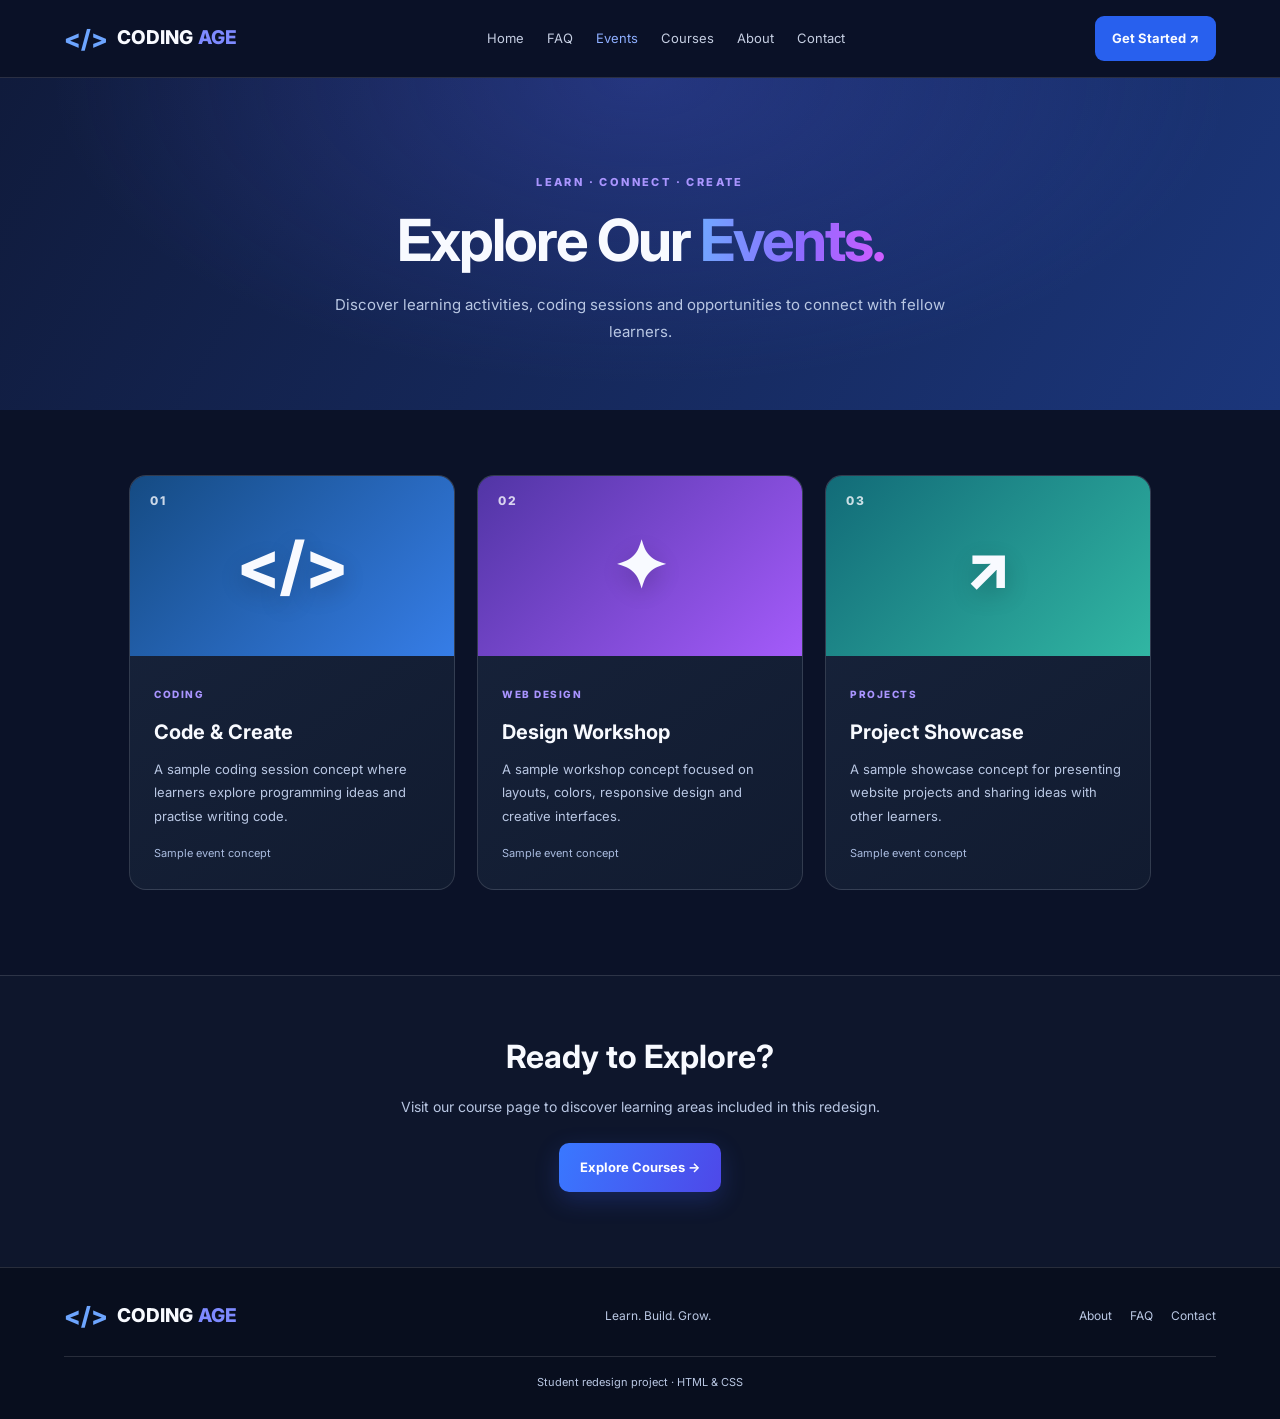
<file: events.html>
<!DOCTYPE html>
<html lang="en">
<head>
  <meta charset="UTF-8">
  <meta name="viewport" content="width=device-width, initial-scale=1.0">
  <title>Events | Coding Age</title>
  <link rel="stylesheet" href="style.css">
  <link rel="preconnect" href="https://fonts.googleapis.com">
  <link href="https://fonts.googleapis.com/css2?family=Inter:wght@400;500;600;700;800&display=swap" rel="stylesheet">
</head>
<body>

  <header class="navbar">
    <a href="index.html" class="logo">
      <span class="logo-icon">&lt;/&gt;</span>
      CODING <span>AGE</span>
    </a>

    <nav class="nav-links">
      <a href="index.html">Home</a>
      <a href="faq.html">FAQ</a>
      <a href="events.html" class="active">Events</a>
      <a href="coursesbatches.html">Courses</a>
      <a href="about.html">About</a>
      <a href="contact.html">Contact</a>
    </nav>

    <a href="admission.html" class="nav-button">Get Started ↗</a>
  </header>

  <main>
    <section class="page-hero">
      <span class="section-label">LEARN · CONNECT · CREATE</span>
      <h1>Explore Our <span class="gradient-text">Events.</span></h1>
      <p>Discover learning activities, coding sessions and opportunities to connect with fellow learners.</p>
    </section>

    <section class="events-grid-section">
      <article class="event-card">
        <div class="event-visual event-blue">
          <span>01</span>
          <div class="event-symbol">&lt;/&gt;</div>
        </div>
        <div class="event-info">
          <span class="event-tag">CODING</span>
          <h2>Code & Create</h2>
          <p>A sample coding session concept where learners explore programming ideas and practise writing code.</p>
          <span class="event-note">Sample event concept</span>
        </div>
      </article>

      <article class="event-card">
        <div class="event-visual event-purple">
          <span>02</span>
          <div class="event-symbol">✦</div>
        </div>
        <div class="event-info">
          <span class="event-tag">WEB DESIGN</span>
          <h2>Design Workshop</h2>
          <p>A sample workshop concept focused on layouts, colors, responsive design and creative interfaces.</p>
          <span class="event-note">Sample event concept</span>
        </div>
      </article>

      <article class="event-card">
        <div class="event-visual event-teal">
          <span>03</span>
          <div class="event-symbol">↗</div>
        </div>
        <div class="event-info">
          <span class="event-tag">PROJECTS</span>
          <h2>Project Showcase</h2>
          <p>A sample showcase concept for presenting website projects and sharing ideas with other learners.</p>
          <span class="event-note">Sample event concept</span>
        </div>
      </article>
    </section>

    <section class="events-cta">
      <h2>Ready to Explore?</h2>
      <p>Visit our course page to discover learning areas included in this redesign.</p>
      <a href="coursesbatches.html" class="btn btn-primary">Explore Courses →</a>
    </section>
  </main>

  <footer class="footer">
    <a href="index.html" class="logo">
      <span class="logo-icon">&lt;/&gt;</span>
      CODING <span>AGE</span>
    </a>
    <p>Learn. Build. Grow.</p>
    <div class="footer-links">
      <a href="about.html">About</a>
      <a href="faq.html">FAQ</a>
      <a href="contact.html">Contact</a>
    </div>
    <p class="copyright">Student redesign project · HTML & CSS</p>
  </footer>

</body>
</html>
</file>
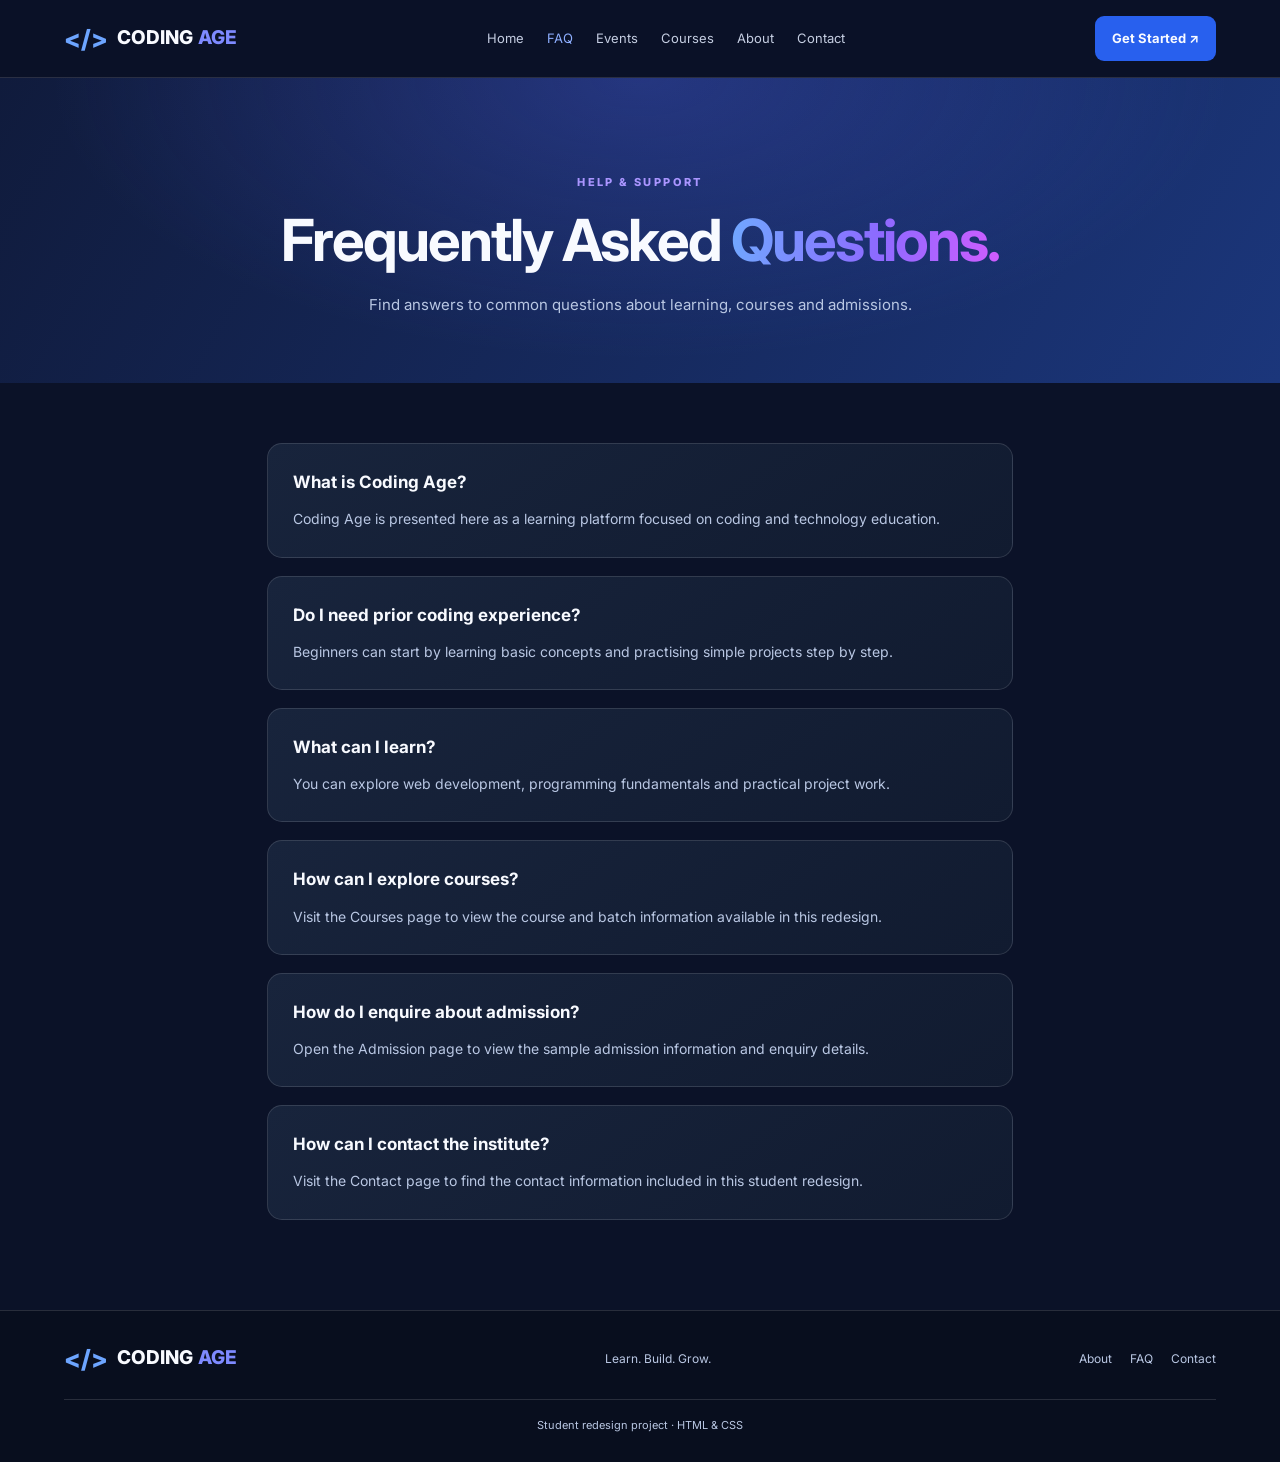
<file: faq.html>
<!DOCTYPE html>
<html lang="en">
<head>
  <meta charset="UTF-8">
  <meta name="viewport" content="width=device-width, initial-scale=1.0">
  <title>FAQ | Coding Age</title>
  <link rel="stylesheet" href="style.css">
  <link rel="preconnect" href="https://fonts.googleapis.com">
  <link href="https://fonts.googleapis.com/css2?family=Inter:wght@400;500;600;700;800&display=swap" rel="stylesheet">
</head>
<body>

  <header class="navbar">
    <a href="index.html" class="logo">
      <span class="logo-icon">&lt;/&gt;</span>
      CODING <span>AGE</span>
    </a>

    <nav class="nav-links">
      <a href="index.html">Home</a>
      <a href="faq.html" class="active">FAQ</a>
      <a href="events.html">Events</a>
      <a href="coursesbatches.html">Courses</a>
      <a href="about.html">About</a>
      <a href="contact.html">Contact</a>
    </nav>

    <a href="admission.html" class="nav-button">Get Started ↗</a>
  </header>

  <main>
    <section class="page-hero">
      <span class="section-label">HELP & SUPPORT</span>
      <h1>Frequently Asked <span class="gradient-text">Questions.</span></h1>
      <p>Find answers to common questions about learning, courses and admissions.</p>
    </section>

    <section class="faq-section">
      <article class="faq-card">
        <h2>What is Coding Age?</h2>
        <p>Coding Age is presented here as a learning platform focused on coding and technology education.</p>
      </article>

      <article class="faq-card">
        <h2>Do I need prior coding experience?</h2>
        <p>Beginners can start by learning basic concepts and practising simple projects step by step.</p>
      </article>

      <article class="faq-card">
        <h2>What can I learn?</h2>
        <p>You can explore web development, programming fundamentals and practical project work.</p>
      </article>

      <article class="faq-card">
        <h2>How can I explore courses?</h2>
        <p>Visit the Courses page to view the course and batch information available in this redesign.</p>
      </article>

      <article class="faq-card">
        <h2>How do I enquire about admission?</h2>
        <p>Open the Admission page to view the sample admission information and enquiry details.</p>
      </article>

      <article class="faq-card">
        <h2>How can I contact the institute?</h2>
        <p>Visit the Contact page to find the contact information included in this student redesign.</p>
      </article>
    </section>
  </main>

  <footer class="footer">
    <a href="index.html" class="logo">
      <span class="logo-icon">&lt;/&gt;</span>
      CODING <span>AGE</span>
    </a>
    <p>Learn. Build. Grow.</p>
    <div class="footer-links">
      <a href="about.html">About</a>
      <a href="faq.html">FAQ</a>
      <a href="contact.html">Contact</a>
    </div>
    <p class="copyright">Student redesign project · HTML & CSS</p>
  </footer>

</body>
</html>
</file>
<file: style.css>
/* ========== GLOBAL ========== */
:root {
  --dark: #0b1228;
  --navy: #152e68;
  --blue: #2860ee;
  --purple: #9a5cff;
  --white: #f8faff;
  --muted: #b9c7e3;
  --border: rgba(255, 255, 255, 0.13);
  --card: #152139;
}

* {
  margin: 0;
  padding: 0;
  box-sizing: border-box;
}

html {
  scroll-behavior: smooth;
  scroll-padding-top: 90px;
}

body {
  font-family: "Inter", sans-serif;
  background: var(--dark);
  color: var(--white);
  line-height: 1.6;
  overflow-x: hidden;
}

a {
  text-decoration: none;
  color: inherit;
}

::selection {
  background: #8b5cf6;
  color: white;
}

/* ========== NAVBAR ========== */
.navbar {
  min-height: 78px;
  padding: 0 5%;
  display: flex;
  justify-content: space-between;
  align-items: center;
  gap: 25px;
  position: sticky;
  top: 0;
  z-index: 100;
  background: rgba(11, 18, 40, 0.94);
  border-bottom: 1px solid var(--border);
  backdrop-filter: blur(15px);
}

.logo {
  display: inline-flex;
  align-items: center;
  gap: 5px;
  font-size: 19px;
  font-weight: 800;
  white-space: nowrap;
}

.logo-icon {
  font-size: 25px;
  color: #6da5ff;
  margin-right: 4px;
}

.logo > span:last-child {
  color: #7e8aff;
}

.nav-links {
  display: flex;
  align-items: center;
  gap: 23px;
}

.nav-links a {
  font-size: 13px;
  color: #c5cee2;
  transition: color 0.3s ease;
}

.nav-links a:hover,
.nav-links a.active {
  color: #8eafff;
}

.nav-button {
  padding: 12px 17px;
  border-radius: 9px;
  background: var(--blue);
  font-size: 13px;
  font-weight: 700;
  white-space: nowrap;
  transition: 0.3s ease;
}

.nav-button:hover {
  background: #4a7cff;
  transform: translateY(-2px);
}

/* ========== HERO ========== */
.hero {
  min-height: 650px;
  padding: 85px 5%;
  display: grid;
  grid-template-columns: 1.05fr 0.95fr;
  align-items: center;
  gap: 45px;
  position: relative;
  isolation: isolate;
  overflow: hidden;
  background:
    radial-gradient(ellipse at 85% 35%, rgba(74, 89, 220, 0.38), transparent 48%),
    linear-gradient(115deg, #101b3c, #1b367b 68%, #202d70);
}

.hero-content {
  position: relative;
  z-index: 2;
  animation: rise-in 0.8s ease both;
}

.status-badge {
  display: inline-flex;
  align-items: center;
  gap: 10px;
  padding: 9px 15px;
  margin-bottom: 27px;
  border: 1px solid rgba(161, 123, 255, 0.4);
  border-radius: 30px;
  background: rgba(142, 92, 255, 0.15);
  color: #d8d9ff;
  font-size: 12px;
  font-weight: 600;
}

.status-dot {
  width: 8px;
  height: 8px;
  border-radius: 50%;
  background: #b46aff;
  box-shadow: 0 0 12px #b46aff;
  animation: pulse 2s infinite;
}

.hero h1 {
  font-size: clamp(45px, 5.2vw, 76px);
  line-height: 1.05;
  letter-spacing: -3px;
  font-weight: 800;
  margin-bottom: 24px;
}

.gradient-text {
  background: linear-gradient(95deg, #70a8ff, #8d6aff 55%, #d05cff);
  -webkit-background-clip: text;
  background-clip: text;
  color: transparent;
}

.hero-description {
  max-width: 540px;
  margin-bottom: 28px;
  color: #c1cce5;
  font-size: 16px;
  line-height: 1.9;
}

.hero-buttons {
  display: flex;
  flex-wrap: wrap;
  gap: 14px;
}

.btn {
  display: inline-flex;
  align-items: center;
  justify-content: center;
  gap: 12px;
  padding: 14px 21px;
  border-radius: 10px;
  font-size: 13px;
  font-weight: 700;
  transition: transform 0.3s ease, box-shadow 0.3s ease;
}

.btn:hover {
  transform: translateY(-4px);
}

.btn-primary {
  color: white;
  background: linear-gradient(110deg, #3978ff, #4e48e9);
  box-shadow: 0 8px 24px rgba(57, 91, 241, 0.23);
}

.btn-primary:hover {
  box-shadow: 0 12px 30px rgba(85, 91, 255, 0.4);
}

.btn-secondary {
  border: 1px solid rgba(255, 255, 255, 0.23);
  background: rgba(255, 255, 255, 0.07);
}

.btn-secondary:hover {
  background: rgba(255, 255, 255, 0.14);
}

.hero-highlights {
  display: flex;
  flex-wrap: wrap;
  gap: 22px;
  margin-top: 26px;
  color: #d8e3f8;
  font-size: 12px;
}

/* ========== CODING EDITOR ========== */
.hero-visual {
  min-width: 0;
  min-height: 410px;
  display: flex;
  align-items: center;
  justify-content: center;
  position: relative;
  perspective: 1000px;
  animation: rise-in 1s ease 0.15s both;
}

.code-window {
  width: min(100%, 465px);
  position: relative;
  z-index: 2;
  overflow: hidden;
  border: 1px solid rgba(255, 255, 255, 0.15);
  border-radius: 18px;
  background: #1d293e;
  box-shadow: 0 30px 80px rgba(0, 0, 0, 0.3);
  transform: rotate(-2deg);
  transition: transform 0.4s ease, box-shadow 0.4s ease;
}

.code-window:hover {
  transform: rotate(0) translateY(-5px);
  box-shadow: 0 35px 90px rgba(0, 0, 0, 0.4);
}

.window-header {
  min-height: 52px;
  padding: 0 18px;
  display: flex;
  align-items: center;
  gap: 17px;
  background: #10192c;
  border-bottom: 1px solid var(--border);
}

.window-dots {
  display: flex;
  gap: 7px;
}

.dot {
  width: 11px;
  height: 11px;
  border-radius: 50%;
}

.red { background: #ff5f62; }
.yellow { background: #ffc247; }
.green { background: #20d28b; }

.file-name {
  color: #aebbd1;
  font-size: 12px;
}

.code-content {
  padding: 23px 18px 27px;
  font-family: Consolas, "Courier New", monospace;
  font-size: clamp(10px, 1.05vw, 13px);
  line-height: 2.3;
  overflow-wrap: anywhere;
}

.code-content p {
  margin-bottom: 2px;
}

.indent {
  padding-left: 20px;
}

.purple { color: #c792ea; }
.blue { color: #82aaff; }
.green { color: #7ee6b1; }
.orange { color: #ffca83; }

.code-comment {
  margin-top: 14px;
  color: #8291ad;
}

.code-footer {
  padding: 11px 17px;
  display: flex;
  justify-content: space-between;
  gap: 10px;
  background: #121d30;
  border-top: 1px solid var(--border);
  color: #b8c7de;
  font-size: 10px;
}

.floating-badge {
  position: absolute;
  z-index: 3;
  display: flex;
  align-items: center;
  gap: 8px;
  padding: 12px 14px;
  border: 1px solid rgba(255, 255, 255, 0.14);
  border-radius: 12px;
  background: rgba(24, 39, 76, 0.96);
  box-shadow: 0 15px 35px rgba(0, 0, 0, 0.22);
  font-size: 11px;
  font-weight: 600;
  animation: float 4s ease-in-out infinite;
}

.floating-badge span {
  color: #c195ff;
  font-size: 17px;
}

.badge-top {
  top: 5px;
  right: -5px;
}

.badge-bottom {
  bottom: 4px;
  left: -10px;
  animation-delay: -2s;
}

.orbit {
  position: absolute;
  border: 1px solid rgba(139, 164, 255, 0.13);
  border-radius: 50%;
  pointer-events: none;
}

.orbit-one {
  width: 350px;
  height: 350px;
}

.orbit-two {
  width: 430px;
  height: 430px;
  border-style: dashed;
  animation: orbit-spin 40s linear infinite;
}

/* ========== COMMON SECTIONS ========== */
.section {
  padding: 90px 5%;
  text-align: center;
}

.section-label {
  display: inline-block;
  margin-bottom: 15px;
  color: #aa95ff;
  font-size: 11px;
  font-weight: 800;
  letter-spacing: 2.4px;
}

.section h2,
.admission-banner h2 {
  margin-bottom: 20px;
  font-size: clamp(30px, 3.7vw, 45px);
  line-height: 1.2;
  letter-spacing: -1.5px;
}

.section > p,
.admission-banner p {
  max-width: 710px;
  margin: 0 auto;
  color: var(--muted);
  font-size: 14px;
  line-height: 1.9;
}

.intro-section {
  background: #0e162c;
  border-bottom: 1px solid var(--border);
}

.feature-grid {
  max-width: 1050px;
  margin: 40px auto 0;
  display: grid;
  grid-template-columns: repeat(3, minmax(0, 1fr));
  gap: 20px;
}

.feature-card,
.course-card {
  padding: 28px 23px;
  text-align: left;
  border: 1px solid var(--border);
  border-radius: 16px;
  background: linear-gradient(145deg, #18243c, #111b30);
  transition: transform 0.3s ease, border-color 0.3s ease;
}

.feature-card:hover,
.course-card:hover {
  transform: translateY(-7px);
  border-color: rgba(140, 119, 255, 0.65);
}

.feature-icon {
  width: 46px;
  height: 46px;
  display: grid;
  place-items: center;
  margin-bottom: 18px;
  border-radius: 12px;
  background: rgba(105, 110, 255, 0.15);
  color: #a4a5ff;
  font-size: 25px;
}

.feature-card h3,
.course-card h3 {
  margin-bottom: 9px;
  font-size: 17px;
}

.feature-card p,
.course-card p {
  color: var(--muted);
  font-size: 13px;
  line-height: 1.8;
}

/* ========== COURSES ========== */
.courses-section {
  background: #0b1228;
}

.section-description {
  margin-bottom: 30px !important;
}

.course-grid {
  max-width: 1050px;
  margin: 40px auto 30px;
  display: grid;
  grid-template-columns: repeat(3, minmax(0, 1fr));
  gap: 20px;
  text-align: left;
}

.course-icon {
  width: 47px;
  height: 47px;
  display: grid;
  place-items: center;
  margin-bottom: 19px;
  border-radius: 12px;
  font-size: 22px;
  font-weight: 800;
}

.html-icon {
  color: #ff986e;
  background: rgba(255, 111, 66, 0.13);
}

.js-icon {
  color: #ffe178;
  background: rgba(255, 218, 75, 0.12);
  font-size: 17px;
}

.project-icon {
  color: #92aaff;
  background: rgba(67, 133, 255, 0.14);
}

.course-card a {
  display: inline-block;
  margin-top: 17px;
  color: #a8baff;
  font-size: 12px;
  font-weight: 700;
}

.course-card a:hover {
  color: white;
}

.section-button {
  margin-top: 12px;
}

/* ========== VIDEO SECTION ========== */
.video-section {
  min-height: 410px;
  display: flex;
  align-items: center;
  justify-content: center;
  padding: 75px 6%;
  position: relative;
  isolation: isolate;
  overflow: hidden;
  background: #142653;
}

.background-video {
  position: absolute;
  inset: 0;
  width: 100%;
  height: 100%;
  object-fit: cover;
  z-index: -2;
}

.video-section::before {
  content: "";
  position: absolute;
  inset: 0;
  z-index: -1;
  background: linear-gradient(
    90deg,
    rgba(7, 13, 31, 0.93),
    rgba(12, 24, 57, 0.78)
  );
}

.video-overlay {
  width: min(100%, 760px);
  text-align: center;
}

.video-overlay h2 {
  margin-bottom: 18px;
  font-size: clamp(35px, 4.5vw, 55px);
  line-height: 1.15;
  letter-spacing: -1.7px;
}

.video-overlay p {
  max-width: 550px;
  margin: 0 auto 25px;
  color: #d0dbef;
  font-size: 14px;
  line-height: 1.9;
}

/* ========== EVENTS ========== */
.events-section {
  background: #0e162c;
  border-top: 1px solid var(--border);
}

.events-section > p {
  margin-bottom: 25px;
}

/* ========== ADMISSION BANNER ========== */
.admission-banner {
  margin: 0;
  padding: 55px 7%;
  display: flex;
  align-items: center;
  justify-content: space-between;
  gap: 30px;
  background:
    radial-gradient(ellipse at 80% 20%, rgba(98, 81, 230, 0.22), transparent 50%),
    #111d39;
  border-top: 1px solid var(--border);
}

.admission-banner h2 {
  margin-bottom: 12px;
}

.admission-banner p {
  margin: 0;
}

/* ========== FOOTER ========== */
.footer {
  padding: 28px 5%;
  display: flex;
  align-items: center;
  justify-content: space-between;
  flex-wrap: wrap;
  gap: 20px;
  background: #080e1e;
  border-top: 1px solid var(--border);
}

.footer > p {
  color: var(--muted);
  font-size: 12px;
}

.footer-links {
  display: flex;
  gap: 18px;
}

.footer-links a {
  color: var(--muted);
  font-size: 12px;
}

.footer-links a:hover {
  color: white;
}

.footer .copyright {
  width: 100%;
  padding-top: 17px;
  border-top: 1px solid var(--border);
  text-align: center;
  font-size: 11px;
}

/* ========== ANIMATIONS ========== */
@keyframes rise-in {
  from {
    opacity: 0;
    transform: translateY(24px);
  }
  to {
    opacity: 1;
    transform: translateY(0);
  }
}

@keyframes pulse {
  0%, 100% { opacity: 1; }
  50% { opacity: 0.45; }
}

@keyframes float {
  0%, 100% { transform: translateY(0); }
  50% { transform: translateY(-9px); }
}

@keyframes orbit-spin {
  from { transform: rotate(0deg); }
  to { transform: rotate(360deg); }
}

/* ========== TABLET ========== */
@media (max-width: 1000px) {
  .navbar {
    padding: 15px 4%;
    gap: 14px;
  }

  .nav-links {
    gap: 13px;
  }

  .nav-links a {
    font-size: 12px;
  }

  .hero {
    padding: 75px 5%;
    gap: 25px;
  }

  .hero h1 {
    letter-spacing: -2px;
  }

  .feature-grid,
  .course-grid {
    gap: 14px;
  }

  .feature-card,
  .course-card {
    padding: 22px 17px;
  }
}

/* ========== MOBILE ========== */
@media (max-width: 700px) {
  .navbar {
    padding: 14px 5%;
    flex-wrap: wrap;
    gap: 13px;
  }

  .logo {
    font-size: 17px;
  }

  .nav-button {
    padding: 10px 12px;
    font-size: 11px;
  }

  .nav-links {
    order: 3;
    width: 100%;
    justify-content: space-between;
    gap: 7px;
    padding-top: 11px;
    border-top: 1px solid var(--border);
  }

  .nav-links a {
    font-size: 11px;
    text-align: center;
  }

  .hero {
    grid-template-columns: 1fr;
    padding: 65px 6% 60px;
    gap: 35px;
  }

  .hero h1 {
    font-size: clamp(42px, 10.5vw, 62px);
    letter-spacing: -2px;
  }

  .hero-description {
    font-size: 14px;
    line-height: 1.85;
  }

  .hero-visual {
    min-height: 340px;
    margin: 0 3px;
  }

  .code-window {
    width: 100%;
  }

  .code-content {
    padding: 20px 14px;
    font-size: 11px;
  }

  .floating-badge {
    padding: 10px 11px;
    font-size: 10px;
  }

  .badge-top {
    top: -7px;
    right: -3px;
  }

  .badge-bottom {
    bottom: -7px;
    left: -3px;
  }

  .orbit-one {
    width: 260px;
    height: 260px;
  }

  .orbit-two {
    width: 320px;
    height: 320px;
  }

  .section {
    padding: 70px 6%;
  }

  .feature-grid,
  .course-grid {
    grid-template-columns: 1fr;
    gap: 16px;
    margin-top: 30px;
  }

  .feature-card,
  .course-card {
    padding: 25px;
  }

  .video-section {
    min-height: 380px;
    padding: 65px 6%;
  }

  .admission-banner {
    padding: 45px 6%;
    align-items: flex-start;
    flex-direction: column;
  }

  .footer {
    flex-direction: column;
    text-align: center;
    padding: 27px 5%;
  }

  .footer-links {
    justify-content: center;
    flex-wrap: wrap;
  }
}

/* ========== SMALL MOBILE ========== */
@media (max-width: 380px) {
  .nav-links {
    gap: 4px;
  }

  .nav-links a {
    font-size: 10px;
  }

  .hero-buttons {
    flex-direction: column;
  }

  .hero-buttons .btn {
    width: 100%;
  }

  .hero-highlights {
    gap: 12px;
    font-size: 11px;
  }

  .status-badge {
    font-size: 10px;
  }

  .code-content {
    font-size: 9px;
  }
}

/* Reduce animation for accessibility */
@media (prefers-reduced-motion: reduce) {
  *,
  *::before,
  *::after {
    animation-duration: 0.01ms !important;
    animation-iteration-count: 1 !important;
    scroll-behavior: auto !important;
    transition-duration: 0.01ms !important;
  }
}

/* ========== INNER PAGE HERO ========== */
.page-hero {
  padding: 90px 6% 65px;
  text-align: center;
  background:
    radial-gradient(ellipse at 50% 0%, rgba(74, 89, 220, 0.3), transparent 65%),
    linear-gradient(120deg, #101b3c, #1b367b);
}

.page-hero h1 {
  max-width: 850px;
  margin: 0 auto 18px;
  font-size: clamp(35px, 5vw, 58px);
  line-height: 1.15;
  letter-spacing: -2px;
}

.page-hero p {
  max-width: 650px;
  margin: 0 auto;
  color: var(--muted);
  font-size: 15px;
  line-height: 1.8;
}

/* ========== FAQ ========== */
.faq-section {
  max-width: 900px;
  margin: 0 auto;
  padding: 60px 6% 90px;
  display: grid;
  gap: 18px;
}

.faq-card {
  padding: 25px;
  border: 1px solid var(--border);
  border-radius: 15px;
  background: linear-gradient(145deg, #18243c, #111b30);
  transition: transform 0.3s ease, border-color 0.3s ease;
}

.faq-card:hover {
  transform: translateY(-3px);
  border-color: rgba(140, 119, 255, 0.65);
}

.faq-card h2 {
  margin-bottom: 10px;
  font-size: 17px;
}

.faq-card p {
  color: var(--muted);
  font-size: 14px;
  line-height: 1.8;
}

@media (max-width: 700px) {
  .page-hero {
    padding: 65px 6% 45px;
  }

  .page-hero h1 {
    letter-spacing: -1px;
  }

  .faq-section {
    padding: 40px 6% 65px;
  }

  .faq-card {
    padding: 20px;
  }
}

/* ========== EVENTS PAGE ========== */
.events-grid-section {
  max-width: 1150px;
  margin: 0 auto;
  padding: 65px 5% 85px;
  display: grid;
  grid-template-columns: repeat(3, minmax(0, 1fr));
  gap: 22px;
}

.event-card {
  overflow: hidden;
  background: linear-gradient(145deg, #18243c, #111b30);
  border: 1px solid var(--border);
  border-radius: 17px;
  transition: transform 0.3s ease, border-color 0.3s ease;
}

.event-card:hover {
  transform: translateY(-7px);
  border-color: rgba(140, 119, 255, 0.65);
}

.event-visual {
  min-height: 180px;
  display: flex;
  align-items: center;
  justify-content: space-between;
  padding: 24px;
  position: relative;
  overflow: hidden;
}

.event-visual > span {
  position: absolute;
  top: 15px;
  left: 20px;
  font-size: 12px;
  font-weight: 800;
  letter-spacing: 2px;
  opacity: 0.8;
}

.event-symbol {
  margin: auto;
  font-size: 65px;
  font-weight: 800;
  text-shadow: 0 8px 25px rgba(0, 0, 0, 0.2);
}

.event-blue {
  background: linear-gradient(135deg, #154b83, #367de7);
}

.event-purple {
  background: linear-gradient(135deg, #5135a5, #a45bfa);
}

.event-teal {
  background: linear-gradient(135deg, #126b78, #31b6a3);
}

.event-info {
  padding: 24px;
}

.event-tag {
  color: #a994ff;
  font-size: 10px;
  font-weight: 800;
  letter-spacing: 1.5px;
}

.event-info h2 {
  margin: 10px 0;
  font-size: 20px;
}

.event-info p {
  color: var(--muted);
  font-size: 13px;
  line-height: 1.8;
}

.event-note {
  display: inline-block;
  margin-top: 17px;
  color: #a9bbdf;
  font-size: 11px;
}

.events-cta {
  padding: 55px 6% 75px;
  text-align: center;
  background: #0e162c;
  border-top: 1px solid var(--border);
}

.events-cta h2 {
  margin-bottom: 12px;
  font-size: 32px;
}

.events-cta p {
  margin-bottom: 24px;
  color: var(--muted);
  font-size: 14px;
  line-height: 1.8;
}

@media (max-width: 800px) {
  .events-grid-section {
    grid-template-columns: repeat(2, minmax(0, 1fr));
  }
}

@media (max-width: 550px) {
  .events-grid-section {
    grid-template-columns: 1fr;
    padding: 40px 6% 60px;
  }

  .event-visual {
    min-height: 155px;
  }
}

/* ========== COURSES & BATCHES PAGE ========== */
.course-page-section {
  max-width: 1150px;
  margin: 0 auto;
  padding: 65px 5% 80px;
}

.course-page-heading {
  display: flex;
  align-items: end;
  justify-content: space-between;
  gap: 25px;
  margin-bottom: 35px;
}

.course-page-heading h2,
.batch-section h2 {
  font-size: clamp(29px, 4vw, 40px);
  line-height: 1.2;
}

.course-page-heading p {
  max-width: 320px;
  color: var(--muted);
  font-size: 13px;
  line-height: 1.8;
}

.course-level {
  display: inline-block;
  margin: 0 0 10px;
  color: #a994ff;
  font-size: 10px;
  font-weight: 800;
  letter-spacing: 1.2px;
}

.course-page-section .course-grid {
  margin-top: 0;
}

.batch-section {
  padding: 75px 5%;
  text-align: center;
  background: #0e162c;
  border-top: 1px solid var(--border);
}

.batch-description {
  max-width: 650px;
  margin: 15px auto 35px;
  color: var(--muted);
  font-size: 13px;
  line-height: 1.8;
}

.batch-grid {
  max-width: 850px;
  margin: 0 auto 30px;
  display: grid;
  grid-template-columns: repeat(2, minmax(0, 1fr));
  gap: 20px;
  text-align: left;
}

.batch-card {
  padding: 27px;
  border: 1px solid var(--border);
  border-radius: 15px;
  background: linear-gradient(145deg, #18243c, #111b30);
  transition: transform 0.3s ease, border-color 0.3s ease;
}

.batch-card:hover {
  transform: translateY(-5px);
  border-color: rgba(140, 119, 255, 0.65);
}

.batch-number {
  display: inline-block;
  margin-bottom: 15px;
  color: #a994ff;
  font-size: 12px;
  font-weight: 800;
  letter-spacing: 2px;
}

.batch-card h3 {
  margin-bottom: 10px;
  font-size: 19px;
}

.batch-card p {
  color: var(--muted);
  font-size: 13px;
  line-height: 1.8;
}

.batch-status {
  display: inline-block;
  margin-top: 18px;
  padding: 7px 10px;
  border-radius: 7px;
  background: rgba(160, 170, 200, 0.1);
  color: #c3cce0;
  font-size: 11px;
}

.batch-section > .btn {
  margin-top: 5px;
}

@media (max-width: 700px) {
  .course-page-section {
    padding: 45px 6% 60px;
  }

  .course-page-heading {
    align-items: flex-start;
    flex-direction: column;
  }

  .batch-section {
    padding: 60px 6%;
  }

  .batch-grid {
    grid-template-columns: 1fr;
  }
}

/* ========== ADMISSION PAGE ========== */
.admission-layout {
  max-width: 1150px;
  margin: 0 auto;
  padding: 70px 5% 90px;
  display: grid;
  grid-template-columns: 0.9fr 1.1fr;
  align-items: start;
  gap: 55px;
}

.admission-info {
  padding-top: 12px;
}

.admission-info h2,
.admission-form-card h2 {
  margin-bottom: 18px;
  font-size: clamp(28px, 3vw, 38px);
  line-height: 1.25;
  letter-spacing: -1px;
}

.admission-description {
  margin-bottom: 30px;
  color: var(--muted);
  font-size: 14px;
  line-height: 1.9;
}

.admission-benefit {
  display: flex;
  gap: 17px;
  align-items: flex-start;
  margin: 25px 0;
}

.benefit-icon {
  flex-shrink: 0;
  width: 43px;
  height: 43px;
  display: grid;
  place-items: center;
  border-radius: 12px;
  background: rgba(113, 102, 255, 0.15);
  color: #b5a6ff;
  font-size: 12px;
  font-weight: 800;
}

.admission-benefit h3 {
  margin-bottom: 5px;
  font-size: 15px;
}

.admission-benefit p {
  color: var(--muted);
  font-size: 12px;
  line-height: 1.8;
}

.admission-note {
  margin-top: 35px;
  padding: 18px;
  border: 1px solid var(--border);
  border-radius: 12px;
  background: rgba(255, 255, 255, 0.035);
}

.admission-note strong {
  font-size: 12px;
  color: #b6a5ff;
}

.admission-note p {
  margin-top: 7px;
  color: var(--muted);
  font-size: 12px;
  line-height: 1.8;
}

.admission-form-card {
  padding: 30px;
  border: 1px solid var(--border);
  border-radius: 18px;
  background: linear-gradient(145deg, #18243c, #111b30);
  box-shadow: 0 25px 65px rgba(0, 0, 0, 0.16);
}

.admission-form-card h2 {
  margin-bottom: 8px;
}

.form-intro {
  margin-bottom: 25px;
  color: var(--muted);
  font-size: 13px;
}

.admission-form {
  display: grid;
  gap: 17px;
}

.form-group {
  display: grid;
  gap: 8px;
}

.form-group label {
  color: #e2e8f7;
  font-size: 12px;
  font-weight: 600;
}

.form-group input,
.form-group select,
.form-group textarea {
  width: 100%;
  min-width: 0;
  padding: 13px 14px;
  border: 1px solid rgba(255, 255, 255, 0.14);
  border-radius: 9px;
  outline: none;
  background: #0d172b;
  color: var(--white);
  font: inherit;
  font-size: 13px;
  transition: border-color 0.25s ease, box-shadow 0.25s ease;
}

.form-group input::placeholder,
.form-group textarea::placeholder {
  color: #8291ad;
}

.form-group select {
  color-scheme: dark;
}

.form-group textarea {
  resize: vertical;
}

.form-group input:focus,
.form-group select:focus,
.form-group textarea:focus {
  border-color: #8b7cff;
  box-shadow: 0 0 0 3px rgba(139, 124, 255, 0.12);
}

.form-submit {
  width: 100%;
  border: 0;
  cursor: pointer;
  font-family: inherit;
}

.form-disclaimer {
  color: #9caac5;
  font-size: 10px;
  line-height: 1.7;
  text-align: center;
}

@media (max-width: 800px) {
  .admission-layout {
    grid-template-columns: 1fr;
    gap: 35px;
  }

  .admission-info {
    padding-top: 0;
  }
}

@media (max-width: 500px) {
  .admission-layout {
    padding: 45px 6% 65px;
  }

  .admission-form-card {
    padding: 22px 18px;
  }
}

/* ========== ABOUT PAGE ========== */
.about-intro {
  max-width: 1150px;
  margin: 0 auto;
  padding: 80px 5%;
  display: grid;
  grid-template-columns: 1fr 1fr;
  align-items: center;
  gap: 55px;
}

.about-visual {
  padding: 25px;
  border: 1px solid var(--border);
  border-radius: 20px;
  background:
    radial-gradient(ellipse at 50% 20%, rgba(91, 91, 240, 0.25), transparent 65%),
    #111b30;
}

.about-code-window {
  overflow: hidden;
  border: 1px solid var(--border);
  border-radius: 13px;
  background: #1d293e;
  box-shadow: 0 20px 50px rgba(0, 0, 0, 0.25);
}

.about-code-header {
  padding: 14px;
  display: flex;
  align-items: center;
  gap: 7px;
  background: #10192c;
  color: #aebbd1;
  font-size: 11px;
}

.about-code-header span:last-child {
  margin-left: 8px;
}

.about-code {
  padding: 24px 18px;
  font-family: Consolas, "Courier New", monospace;
  font-size: 12px;
  line-height: 2.4;
  overflow-wrap: anywhere;
}

.about-code .code-comment {
  margin-top: 14px;
}

.about-copy h2 {
  margin: 5px 0 20px;
  font-size: clamp(29px, 3.5vw, 41px);
  line-height: 1.25;
  letter-spacing: -1px;
}

.about-copy > p {
  margin-bottom: 17px;
  color: var(--muted);
  font-size: 13px;
  line-height: 1.9;
}

.about-copy .btn {
  margin-top: 10px;
}

.about-values {
  padding: 75px 5% 85px;
  background: #0e162c;
  border-top: 1px solid var(--border);
}

.about-section-heading {
  margin-bottom: 35px;
  text-align: center;
}

.about-section-heading h2 {
  font-size: clamp(30px, 4vw, 42px);
}

.values-grid {
  max-width: 1050px;
  margin: 0 auto;
  display: grid;
  grid-template-columns: repeat(3, minmax(0, 1fr));
  gap: 20px;
}

.value-card {
  padding: 27px;
  border: 1px solid var(--border);
  border-radius: 15px;
  background: linear-gradient(145deg, #18243c, #111b30);
  transition: transform 0.3s ease, border-color 0.3s ease;
}

.value-card:hover {
  transform: translateY(-6px);
  border-color: rgba(140, 119, 255, 0.65);
}

.value-icon {
  width: 45px;
  height: 45px;
  display: grid;
  place-items: center;
  margin-bottom: 17px;
  border-radius: 12px;
  background: rgba(113, 102, 255, 0.15);
  color: #b5a6ff;
  font-size: 20px;
}

.value-card h3 {
  margin-bottom: 9px;
  font-size: 17px;
}

.value-card p {
  color: var(--muted);
  font-size: 13px;
  line-height: 1.8;
}

.about-cta {
  padding: 70px 6%;
  text-align: center;
  background:
    radial-gradient(ellipse at 50% 100%, rgba(94, 83, 230, 0.18), transparent 60%),
    var(--dark);
}

.about-cta h2 {
  margin-bottom: 15px;
  font-size: clamp(29px, 4vw, 43px);
  line-height: 1.25;
}

.about-cta > p {
  margin-bottom: 25px;
  color: var(--muted);
  font-size: 14px;
}

.about-cta .hero-buttons {
  justify-content: center;
}

@media (max-width: 750px) {
  .about-intro {
    grid-template-columns: 1fr;
    gap: 35px;
    padding: 55px 6%;
  }

  .values-grid {
    grid-template-columns: 1fr;
  }

  .about-values {
    padding: 60px 6%;
  }
}

/* ========== CONTACT PAGE ========== */
.contact-layout {
  max-width: 1150px;
  margin: 0 auto;
  padding: 75px 5% 90px;
  display: grid;
  grid-template-columns: 0.9fr 1.1fr;
  align-items: start;
  gap: 50px;
}

.contact-info h2,
.contact-form-card h2 {
  margin: 5px 0 18px;
  font-size: clamp(29px, 3.3vw, 39px);
  line-height: 1.25;
  letter-spacing: -1px;
}

.contact-description,
.contact-form-intro {
  color: var(--muted);
  font-size: 13px;
  line-height: 1.9;
}

.contact-description {
  margin-bottom: 28px;
}

.contact-card {
  display: flex;
  align-items: flex-start;
  gap: 15px;
  margin: 18px 0;
  padding: 19px;
  border: 1px solid var(--border);
  border-radius: 13px;
  background: linear-gradient(145deg, #18243c, #111b30);
}

.contact-icon {
  width: 42px;
  height: 42px;
  flex-shrink: 0;
  display: grid;
  place-items: center;
  border-radius: 11px;
  background: rgba(113, 102, 255, 0.15);
  color: #b5a6ff;
  font-size: 19px;
}

.contact-card h3 {
  margin-bottom: 5px;
  font-size: 14px;
}

.contact-card p {
  color: var(--muted);
  font-size: 12px;
  line-height: 1.7;
}

.contact-note {
  margin-top: 25px;
  padding: 15px;
  border-left: 3px solid #8b7cff;
  background: rgba(139, 124, 255, 0.08);
  color: #c4cde3;
  font-size: 11px;
  line-height: 1.8;
}

.contact-form-card {
  padding: 30px;
  border: 1px solid var(--border);
  border-radius: 18px;
  background: linear-gradient(145deg, #18243c, #111b30);
  box-shadow: 0 25px 65px rgba(0, 0, 0, 0.16);
}

.contact-form-intro {
  margin-bottom: 25px;
}

.contact-form {
  display: grid;
  gap: 18px;
}

.contact-form .form-submit {
  width: 100%;
  border: 0;
  cursor: pointer;
  font-family: inherit;
}

@media (max-width: 800px) {
  .contact-layout {
    grid-template-columns: 1fr;
    gap: 35px;
  }
}

@media (max-width: 500px) {
  .contact-layout {
    padding: 45px 6% 65px;
  }

  .contact-form-card {
    padding: 22px 18px;
  }
}
</file>
